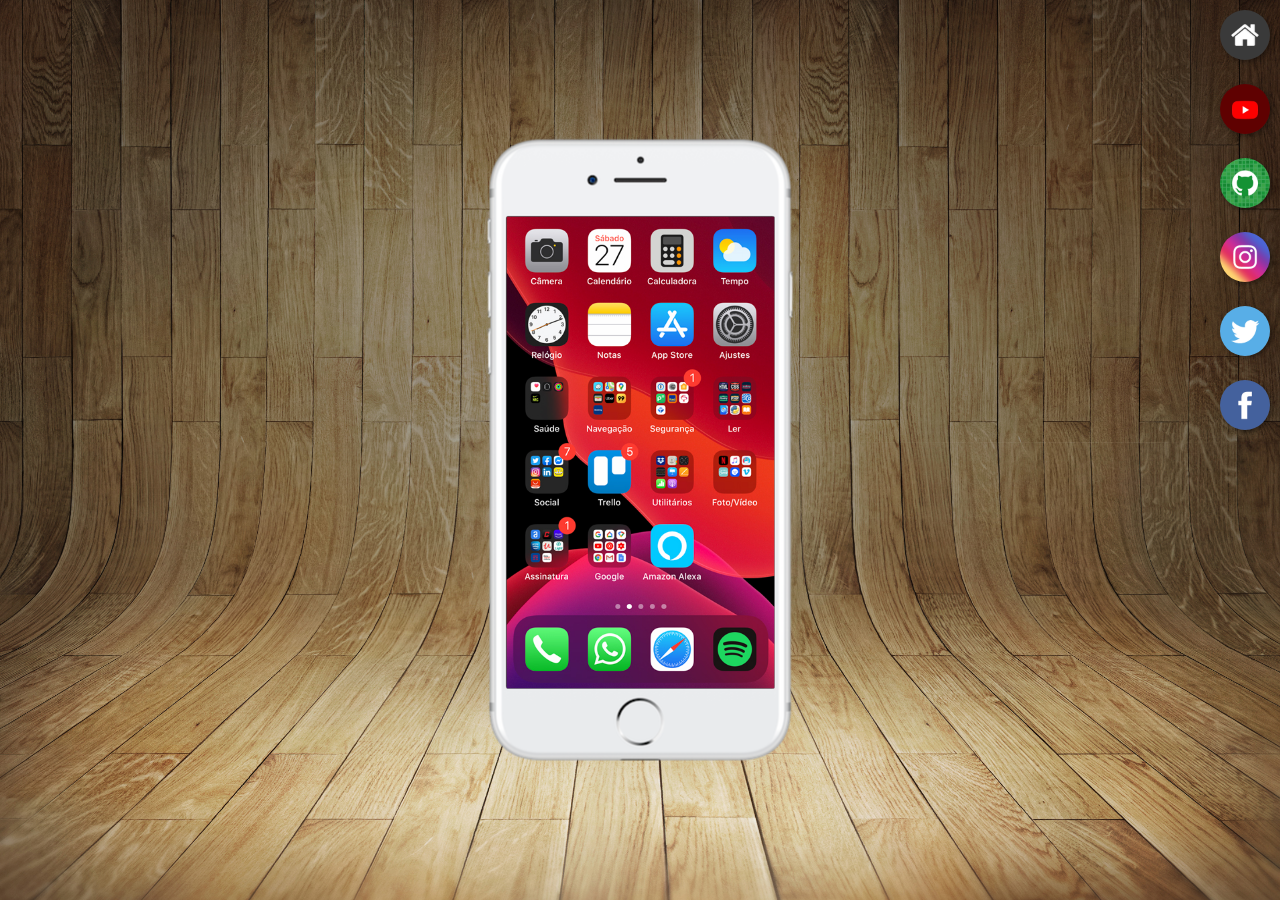
<file: index.html>
<!DOCTYPE html>
<html lang="pt-br">
<head>
    <meta charset="UTF-8">
    <meta http-equiv="X-UA-Compatible" content="IE=edge">
    <meta name="viewport" content="width=device-width, initial-scale=1.0">
    <title>Projeto Redes Sociais</title>
    <link rel="shortcut icon" href="imagens/favicon.ico" type="image/x-icon">
    <link rel="stylesheet" href="style/style.css">
</head>
<body>
    <main>
        <section id="phone">
            <iframe src="home.html" frameborder="0" name="tela" id="tela">
                Seu navegador não é compatível com isso.
            </iframe>
        </section>
        <section id="social">
            <a href="home.html" target="tela"><img src="imagens/logo-home.jpg" alt="Home"></a><br>
            <a href="youtube.html" target="tela"><img src="imagens/logo-youtube.jpg" alt="Youtube"></a><br>
            <a href="github.html" target="tela"><img src="imagens/logo-github.jpg" alt="GitHub"></a><br>
            <a href="instagram.html" target="tela"><img src="imagens/logo-instagram.jpg" alt="Instagram"></a><br>
            <a href="twitter.html" target="tela"><img src="imagens/logo-twitter.jpg" alt="Twitter"></a><br>
            <a href="facebook.html" target="tela"><img src="imagens/logo-facebook.jpg" alt="Facebook"></a><br>
        </section>
    </main>
</body>
</html>
</file>
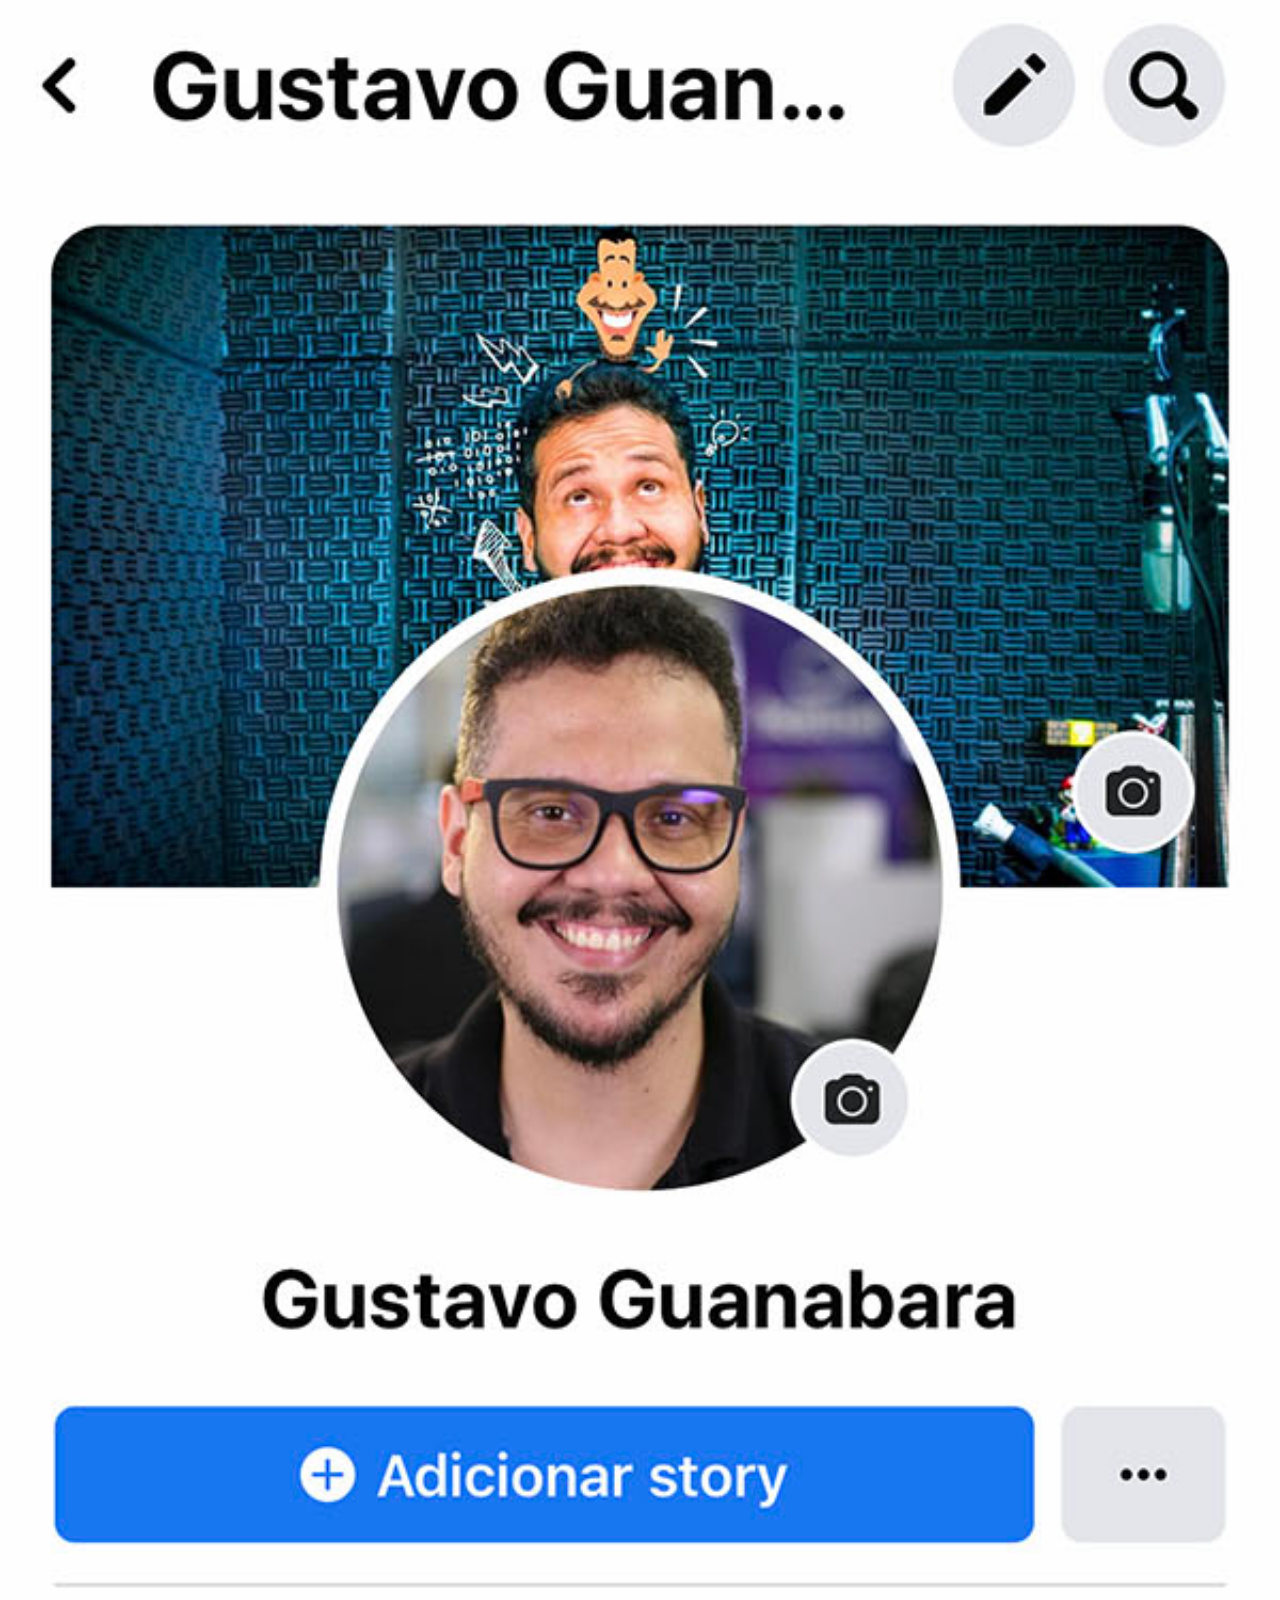
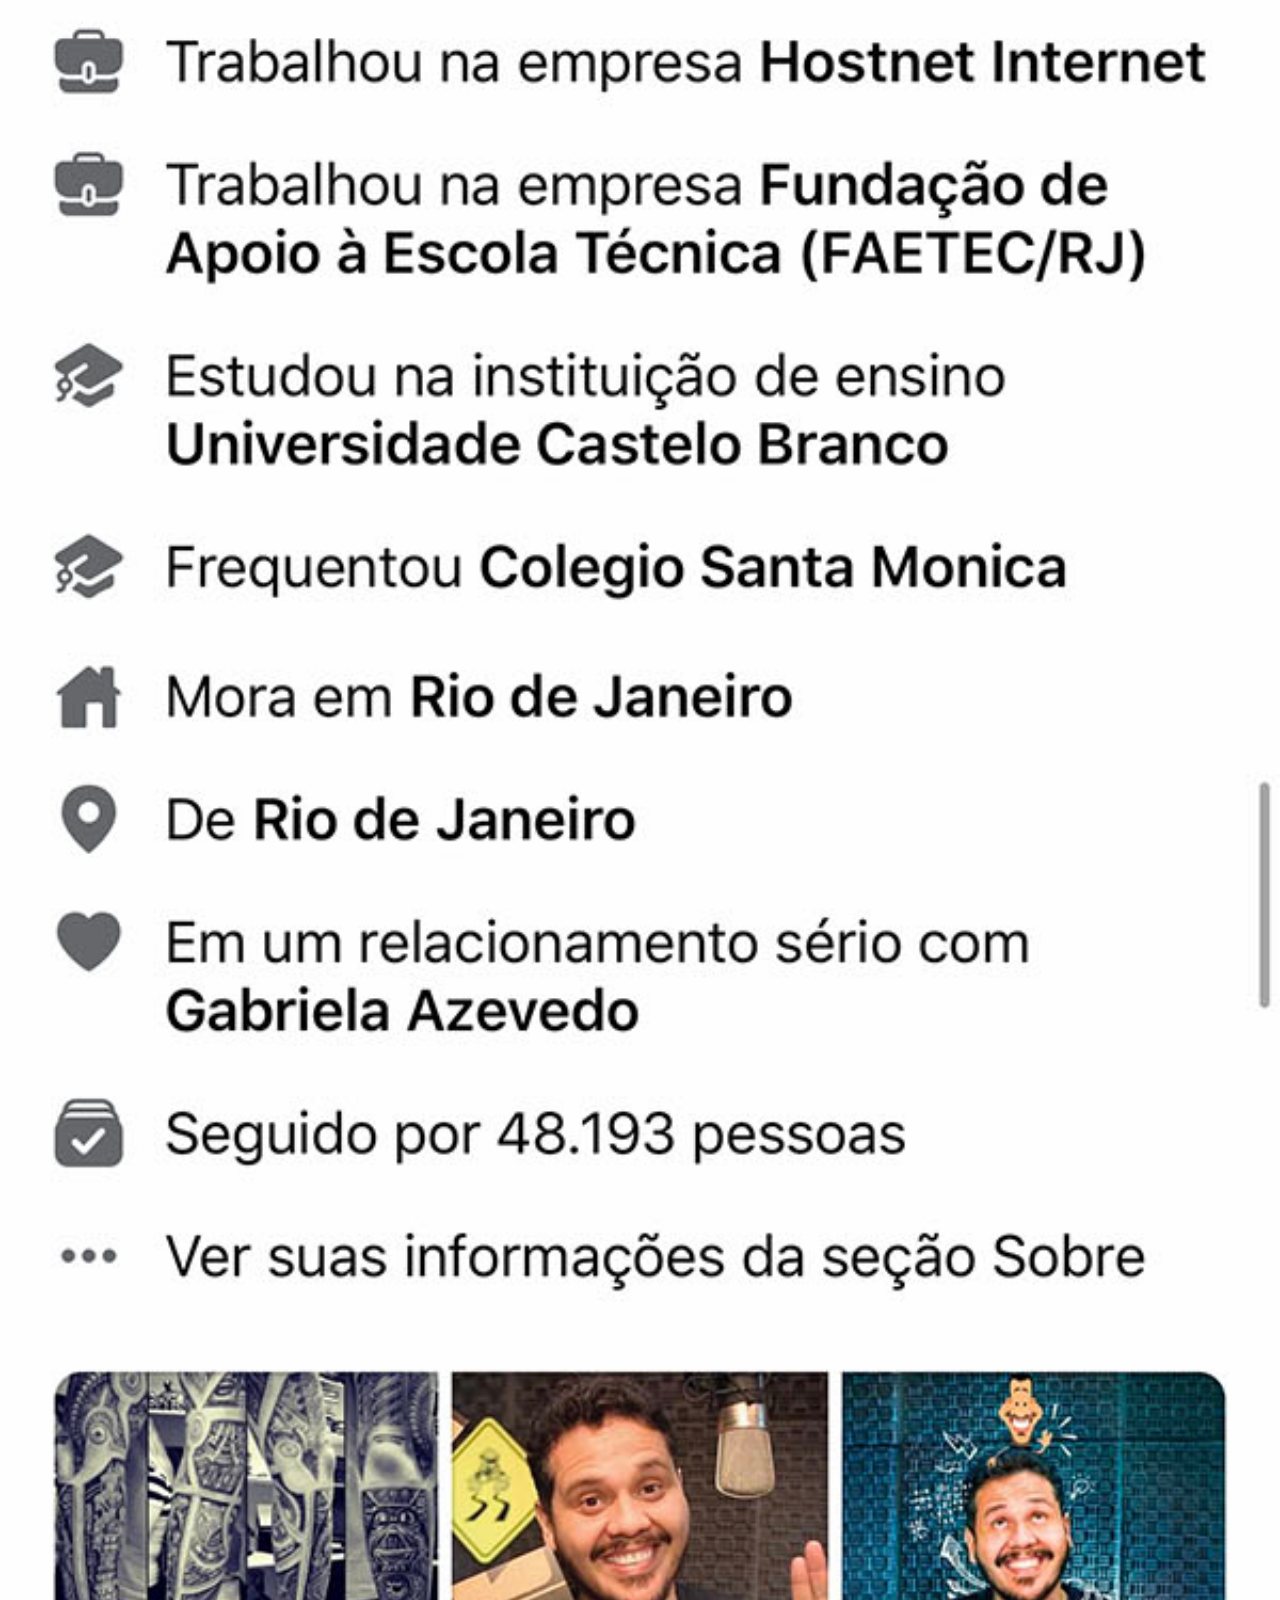
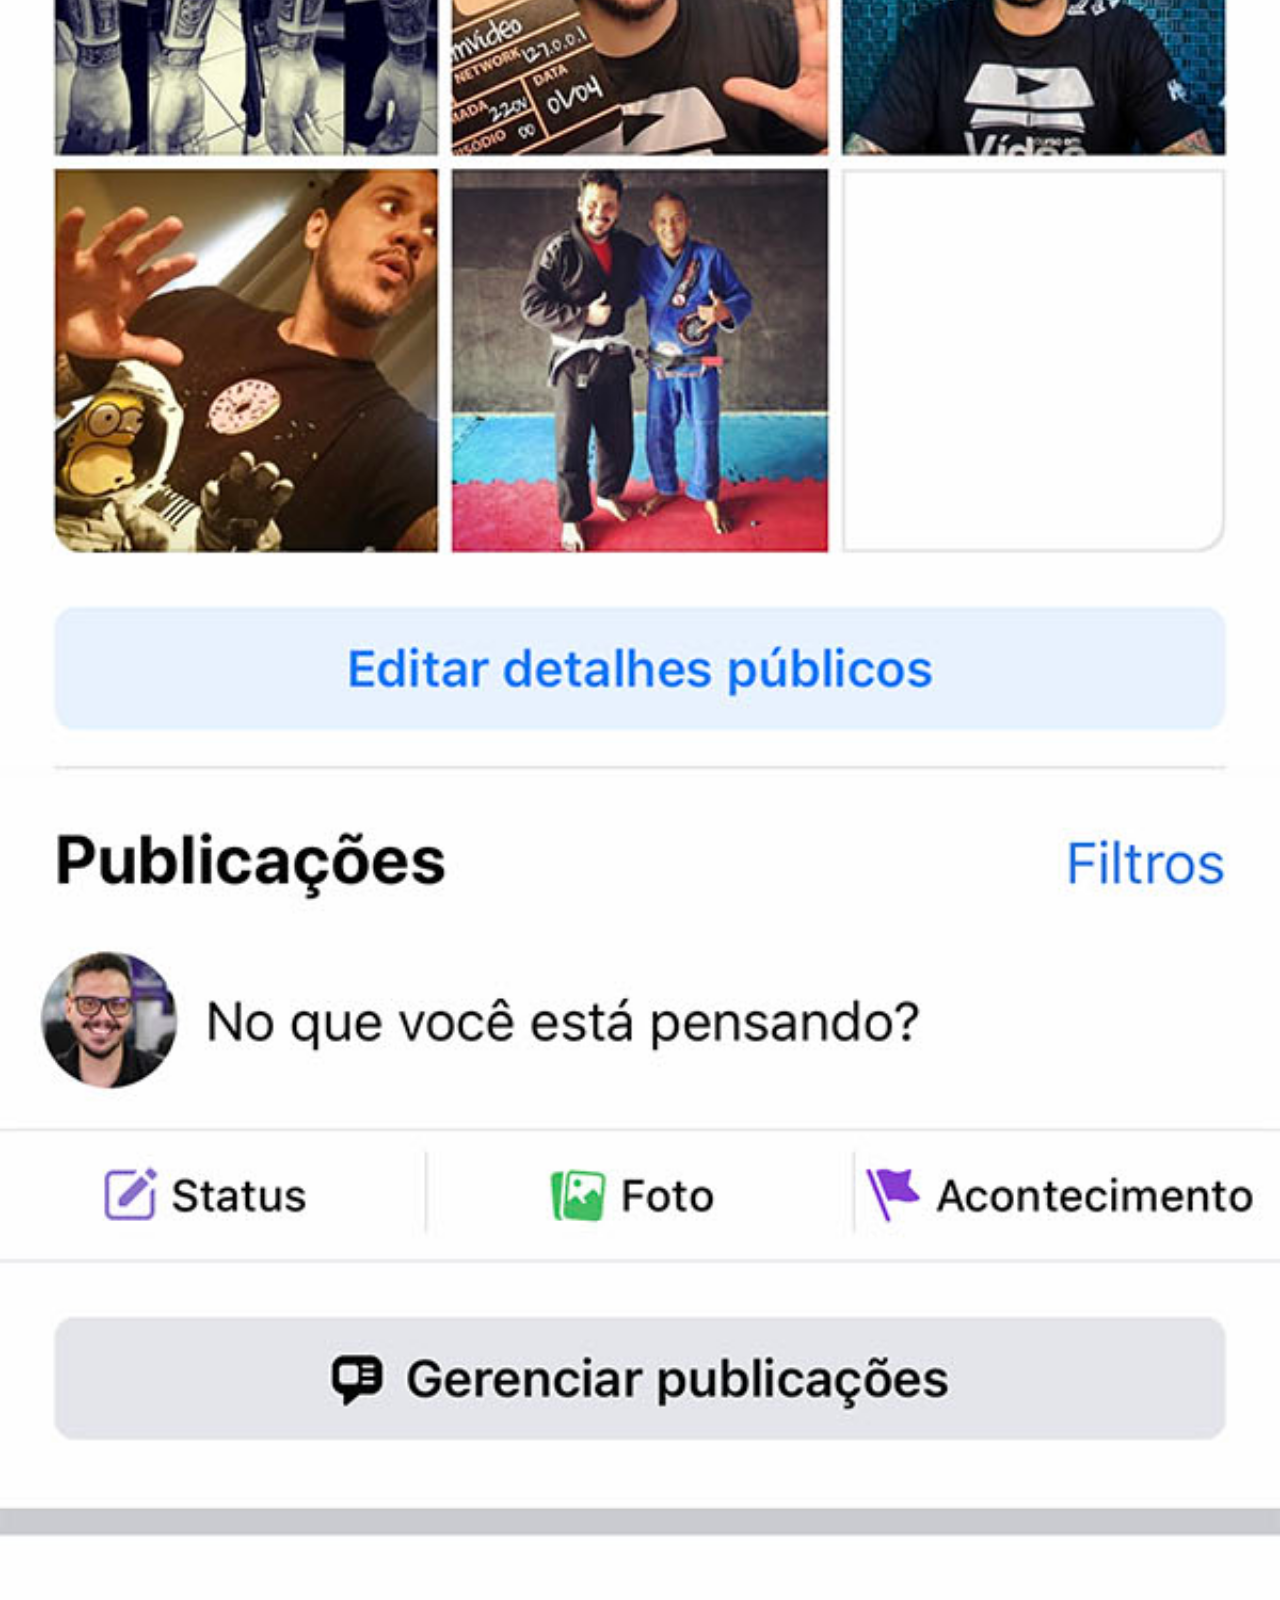
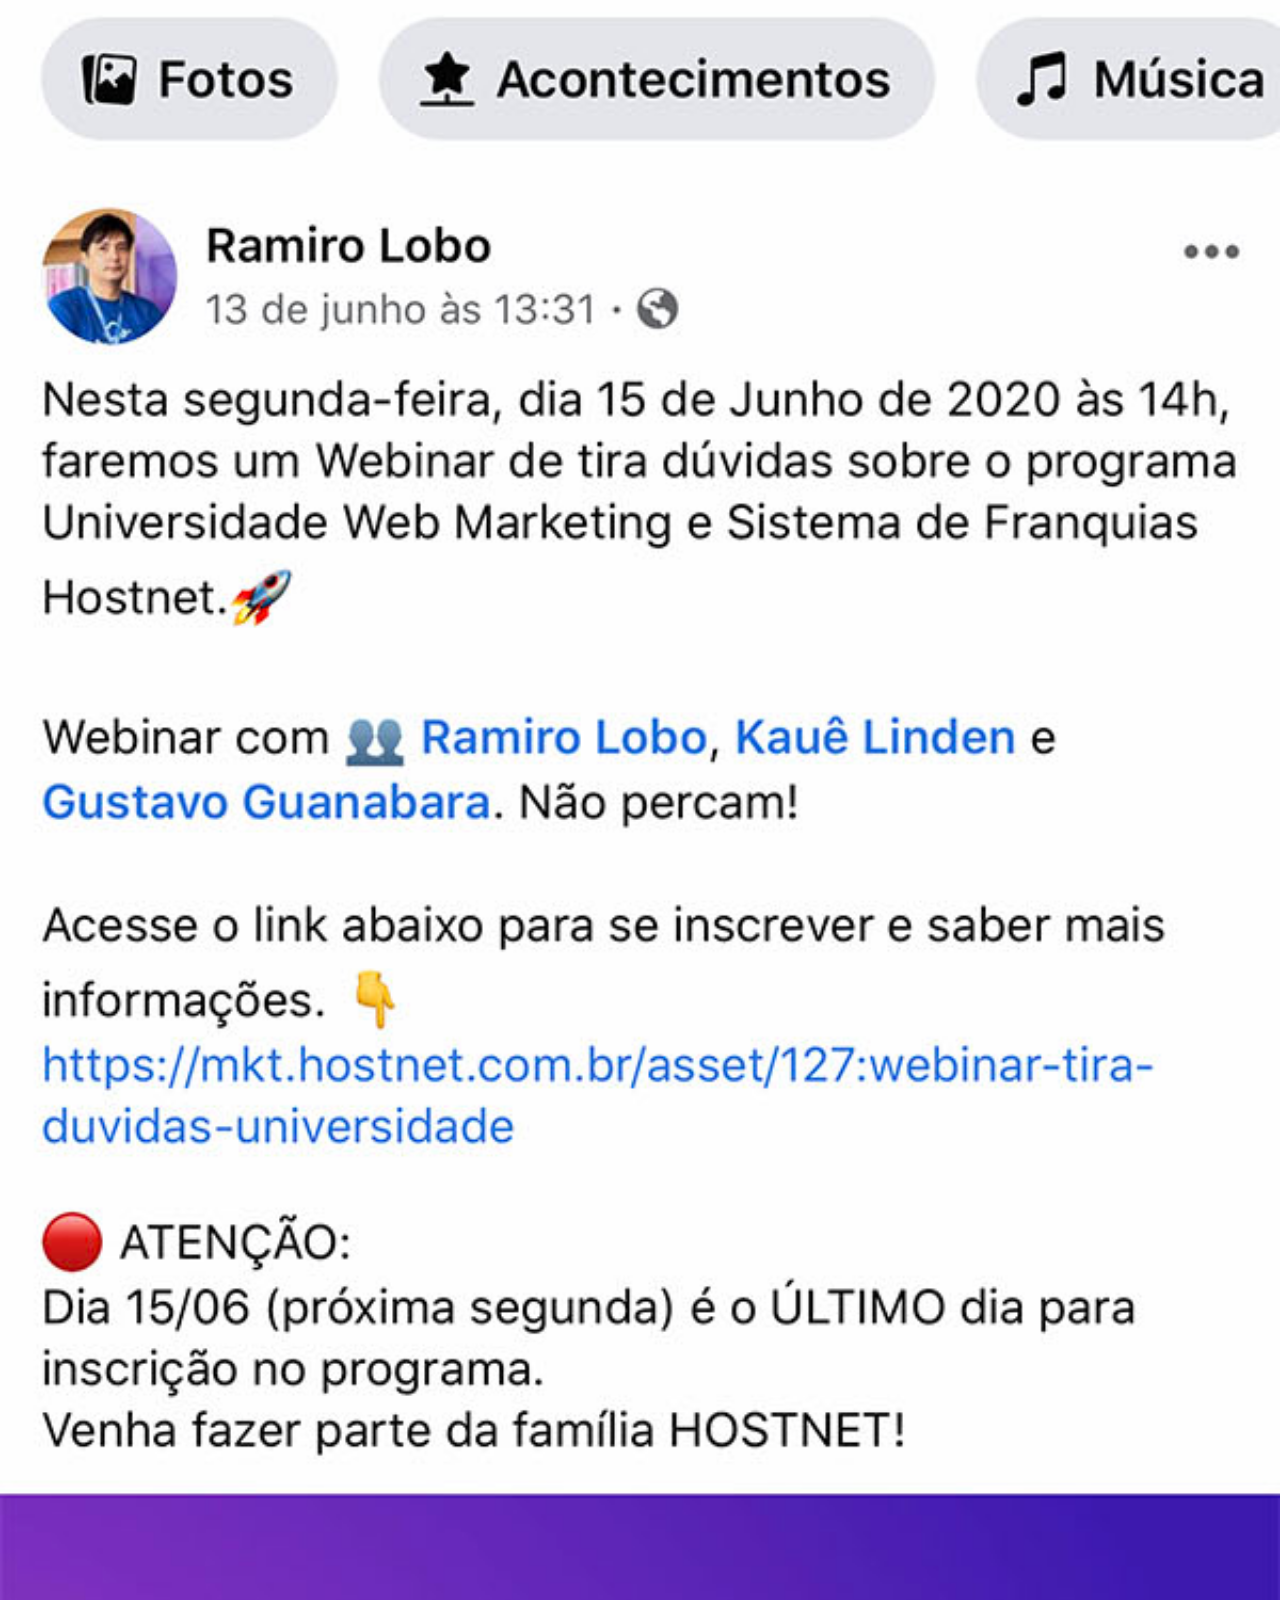
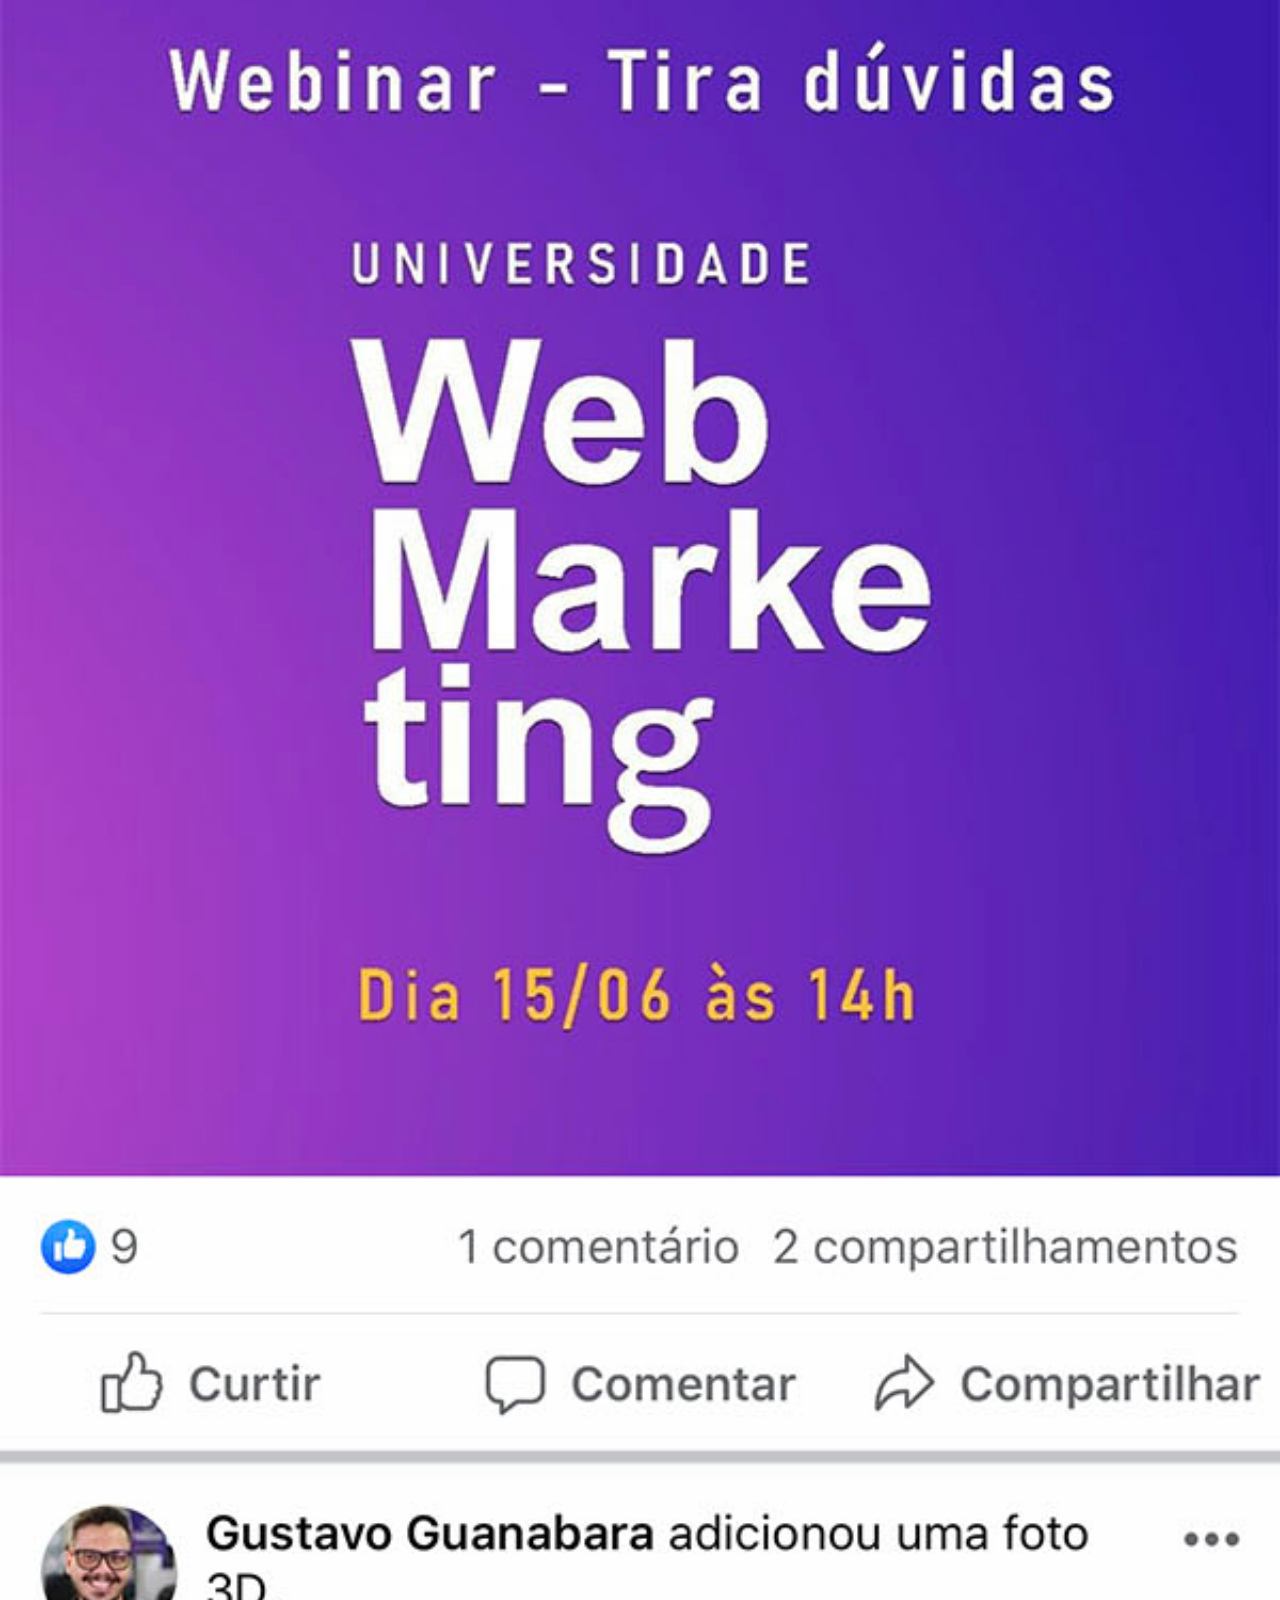
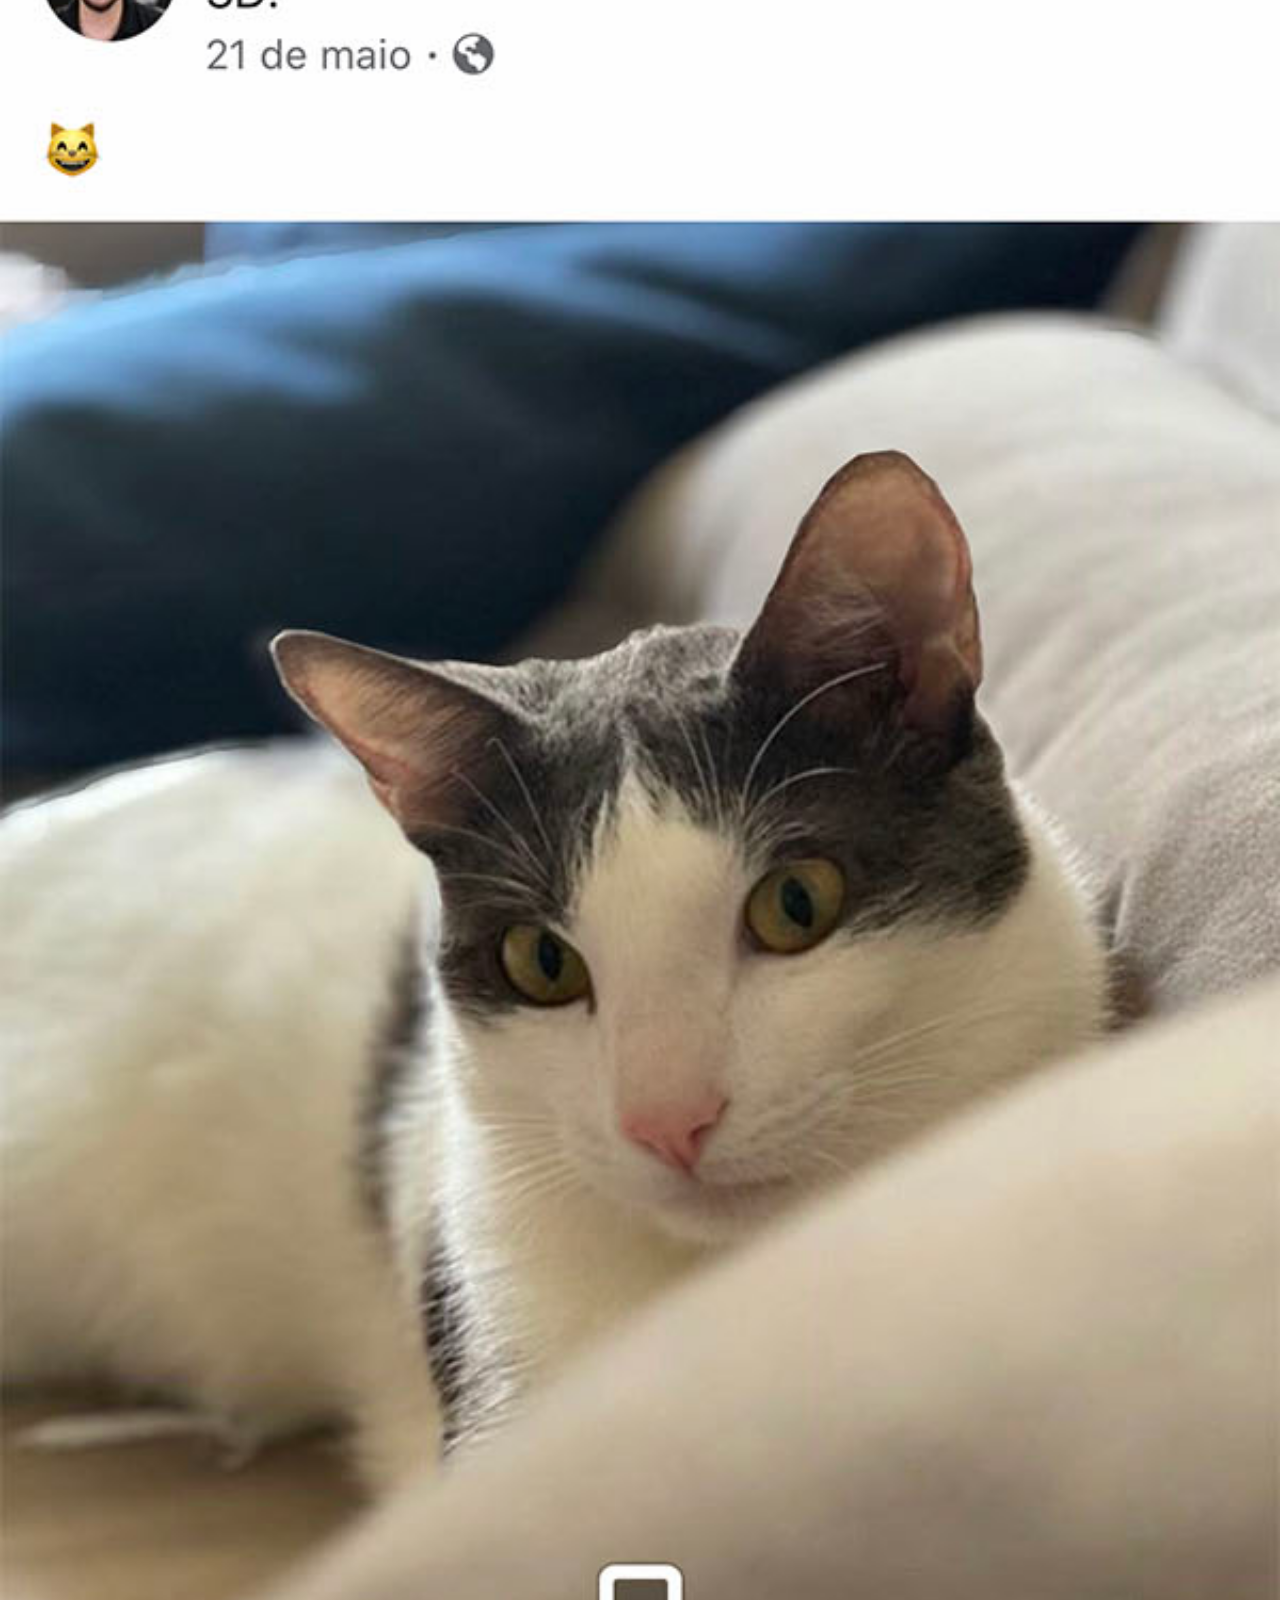
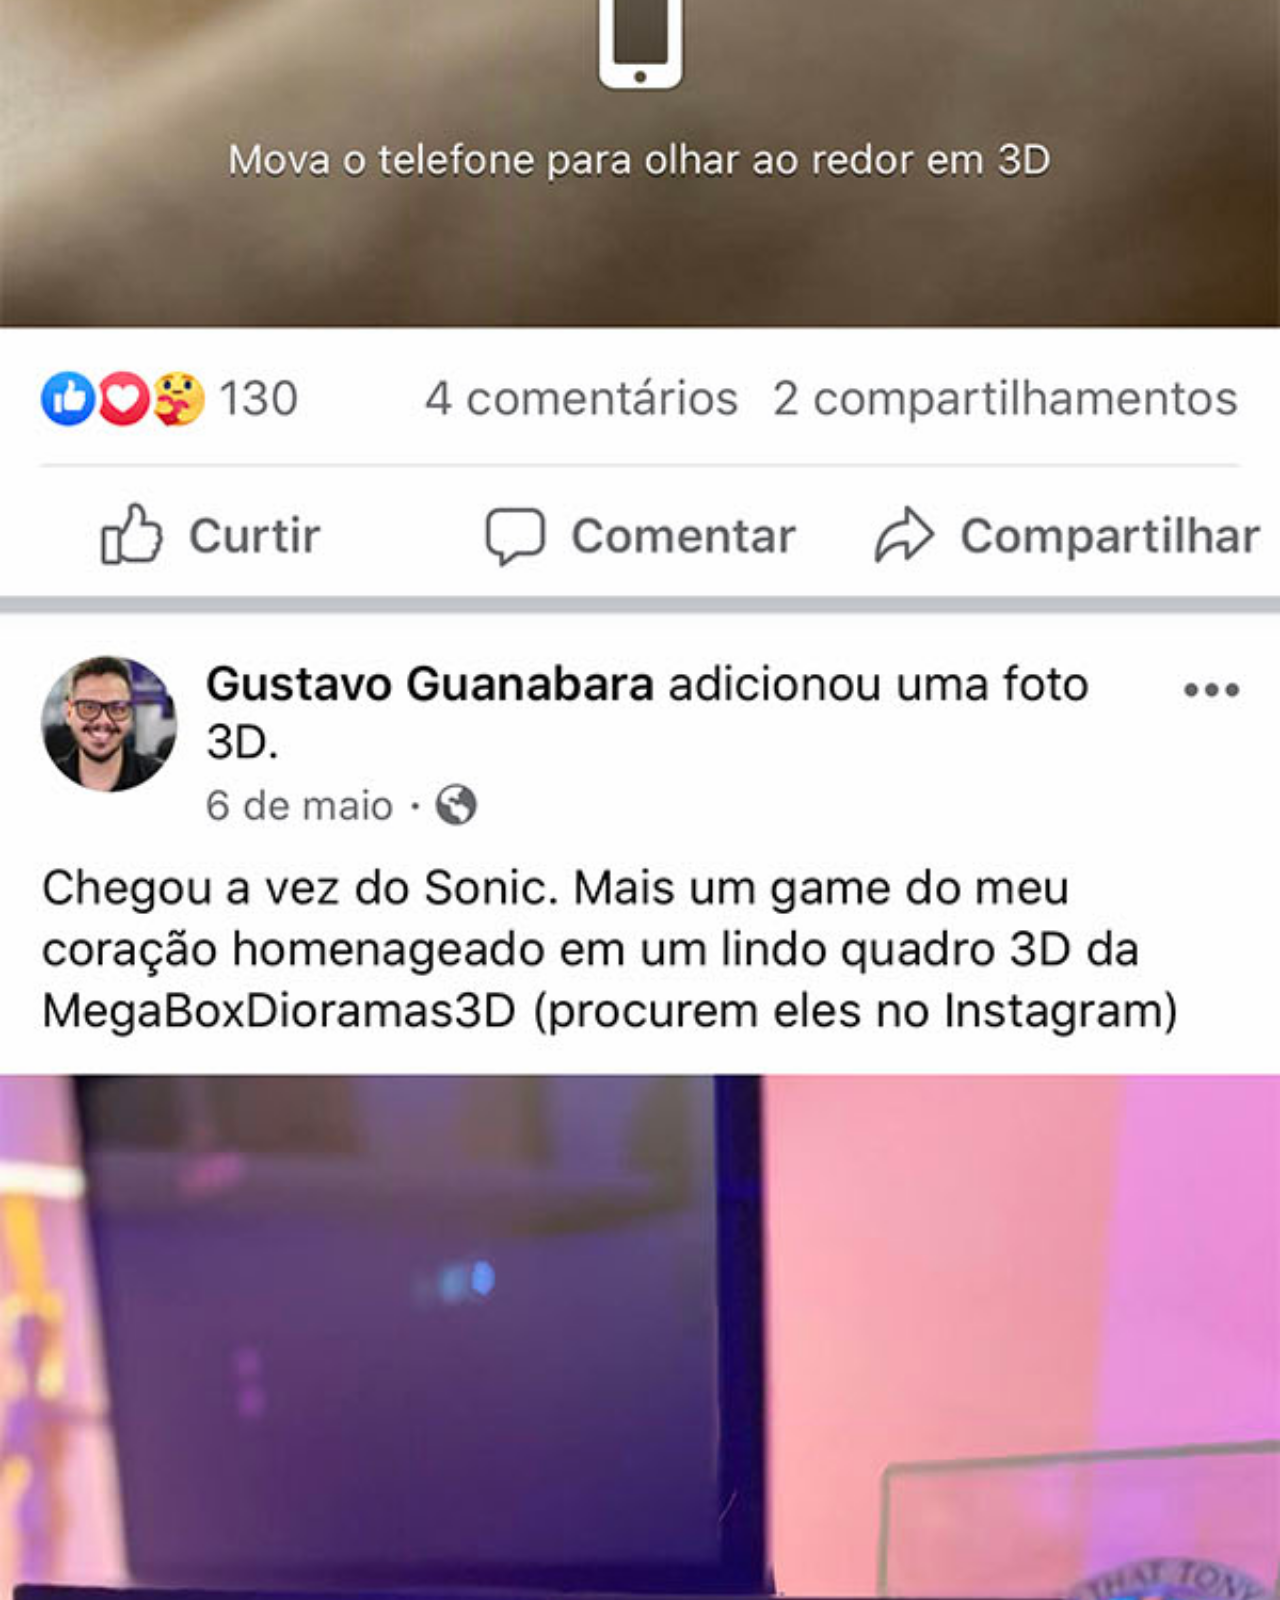
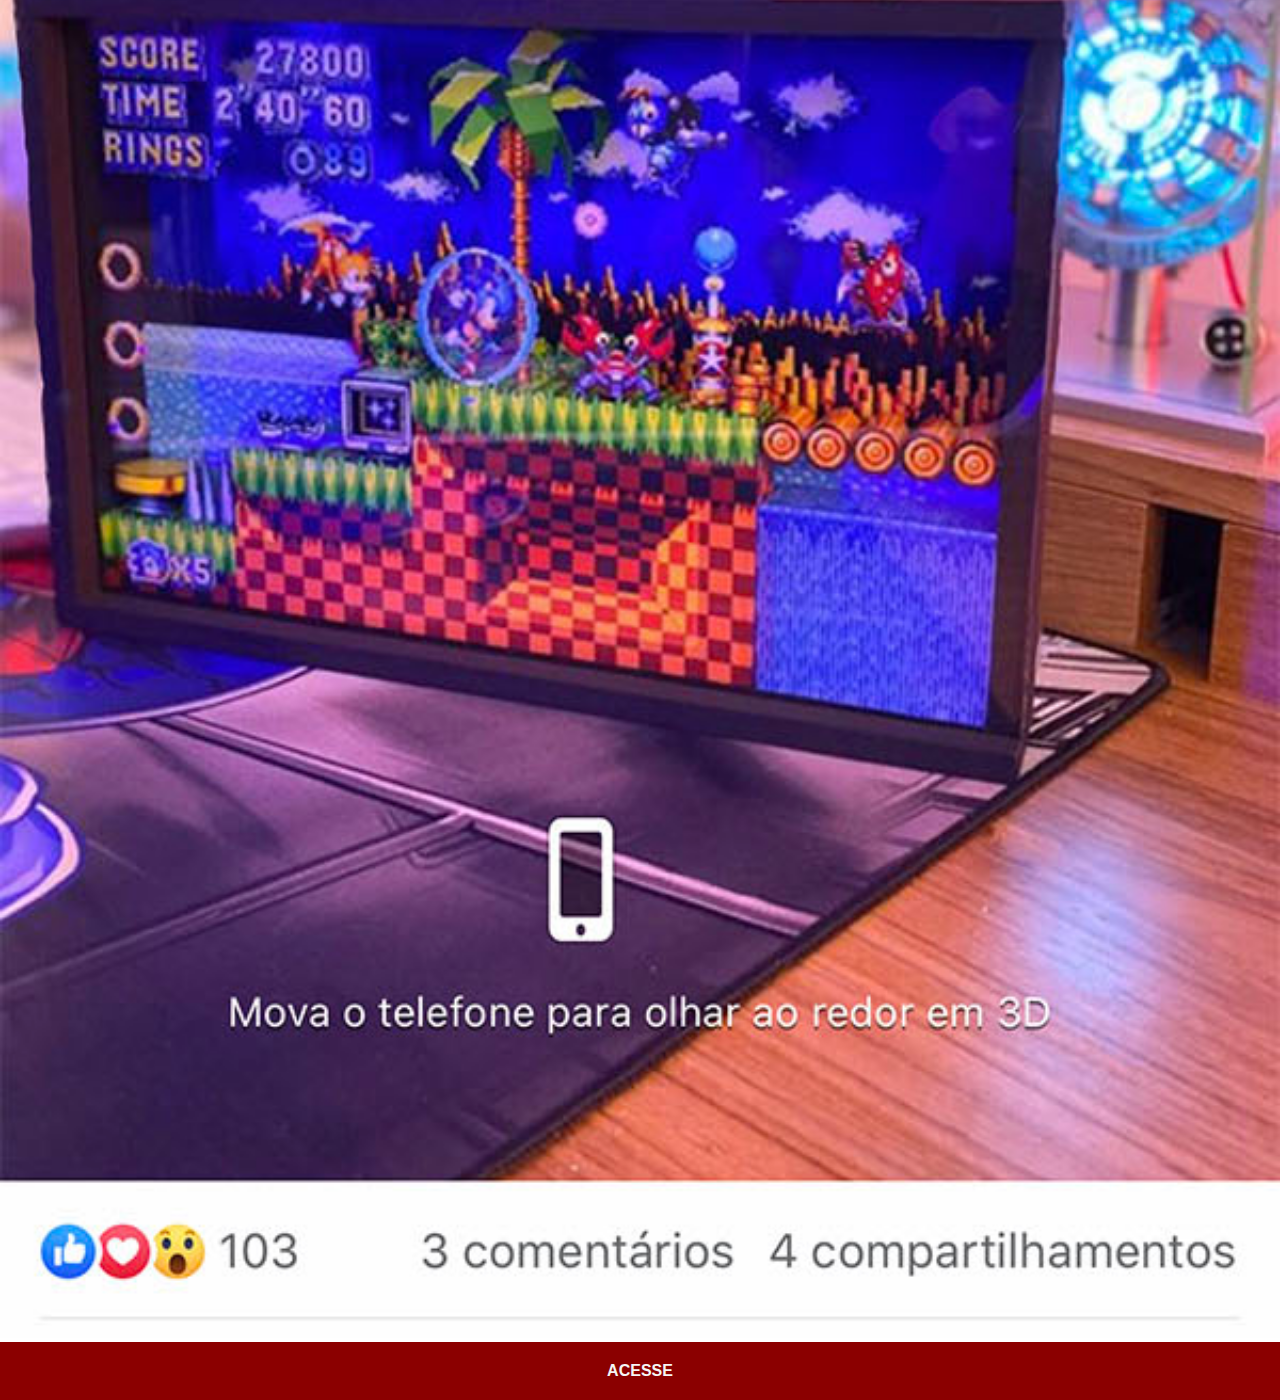
<file: facebook.html>
<!DOCTYPE html>
<html lang="pt-br">
<head>
    <meta charset="UTF-8">
    <meta http-equiv="X-UA-Compatible" content="IE=edge">
    <meta name="viewport" content="width=device-width, initial-scale=1.0">
    <title>Facebook</title>
    <link rel="stylesheet" href="style/social.css">
</head>
<body>
    <img src="imagens/tela-facebook.jpg" alt="Youtube">
    <a href="https://www.facebook.com/gustavoguanabara/" target="_blank">ACESSE</a>
</body>
</html>
</file>
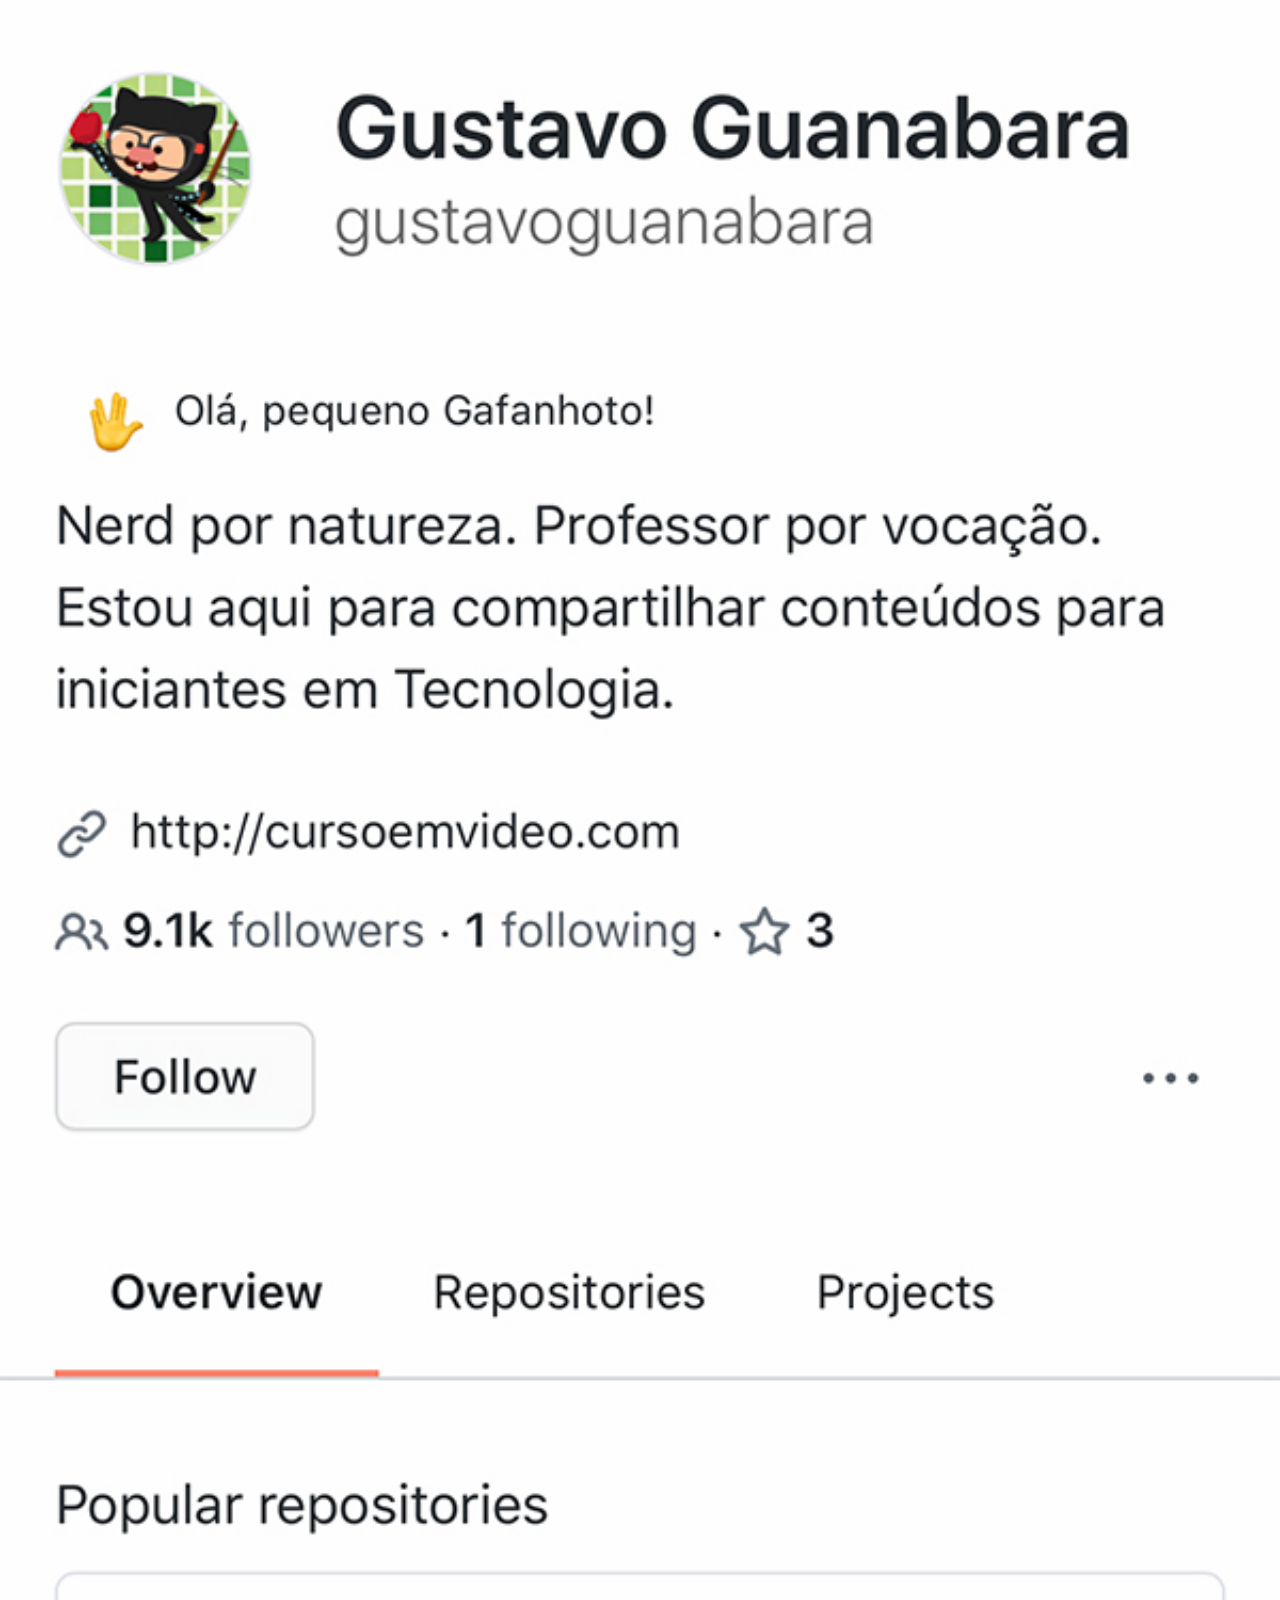
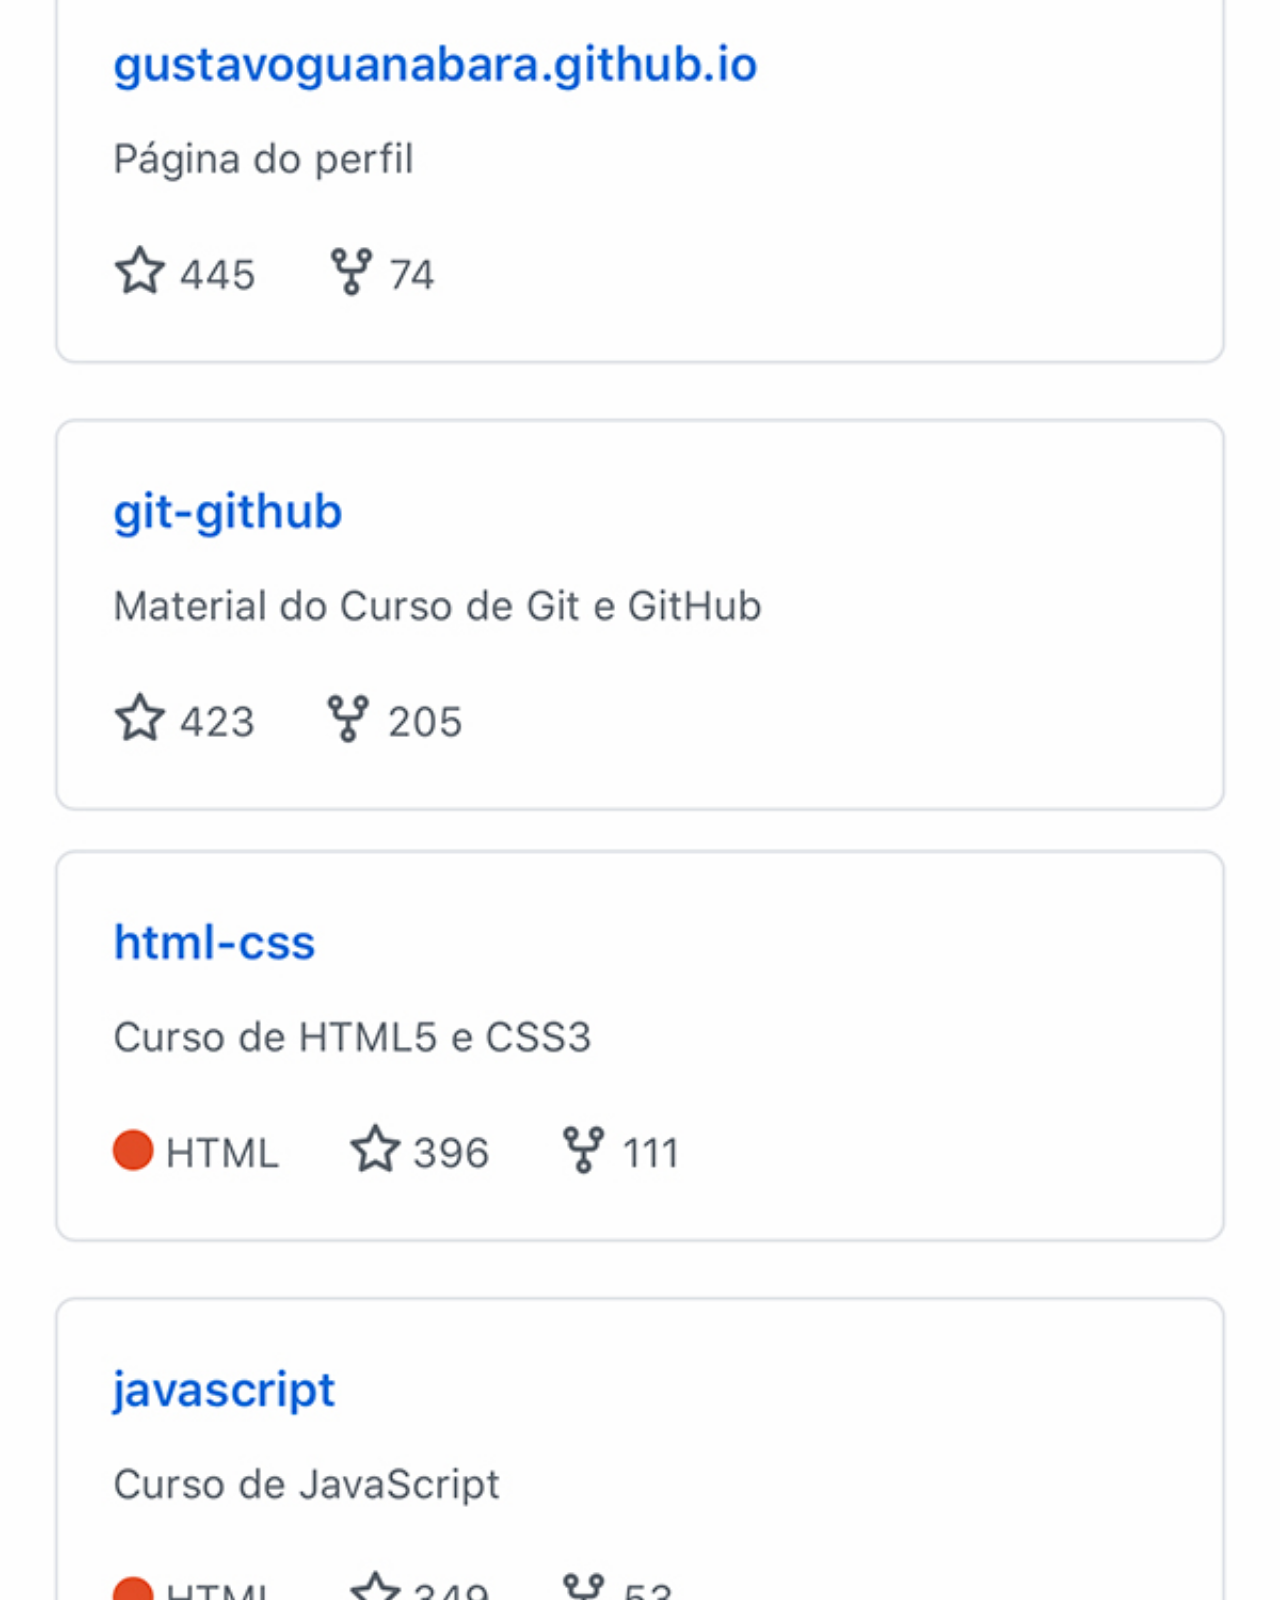
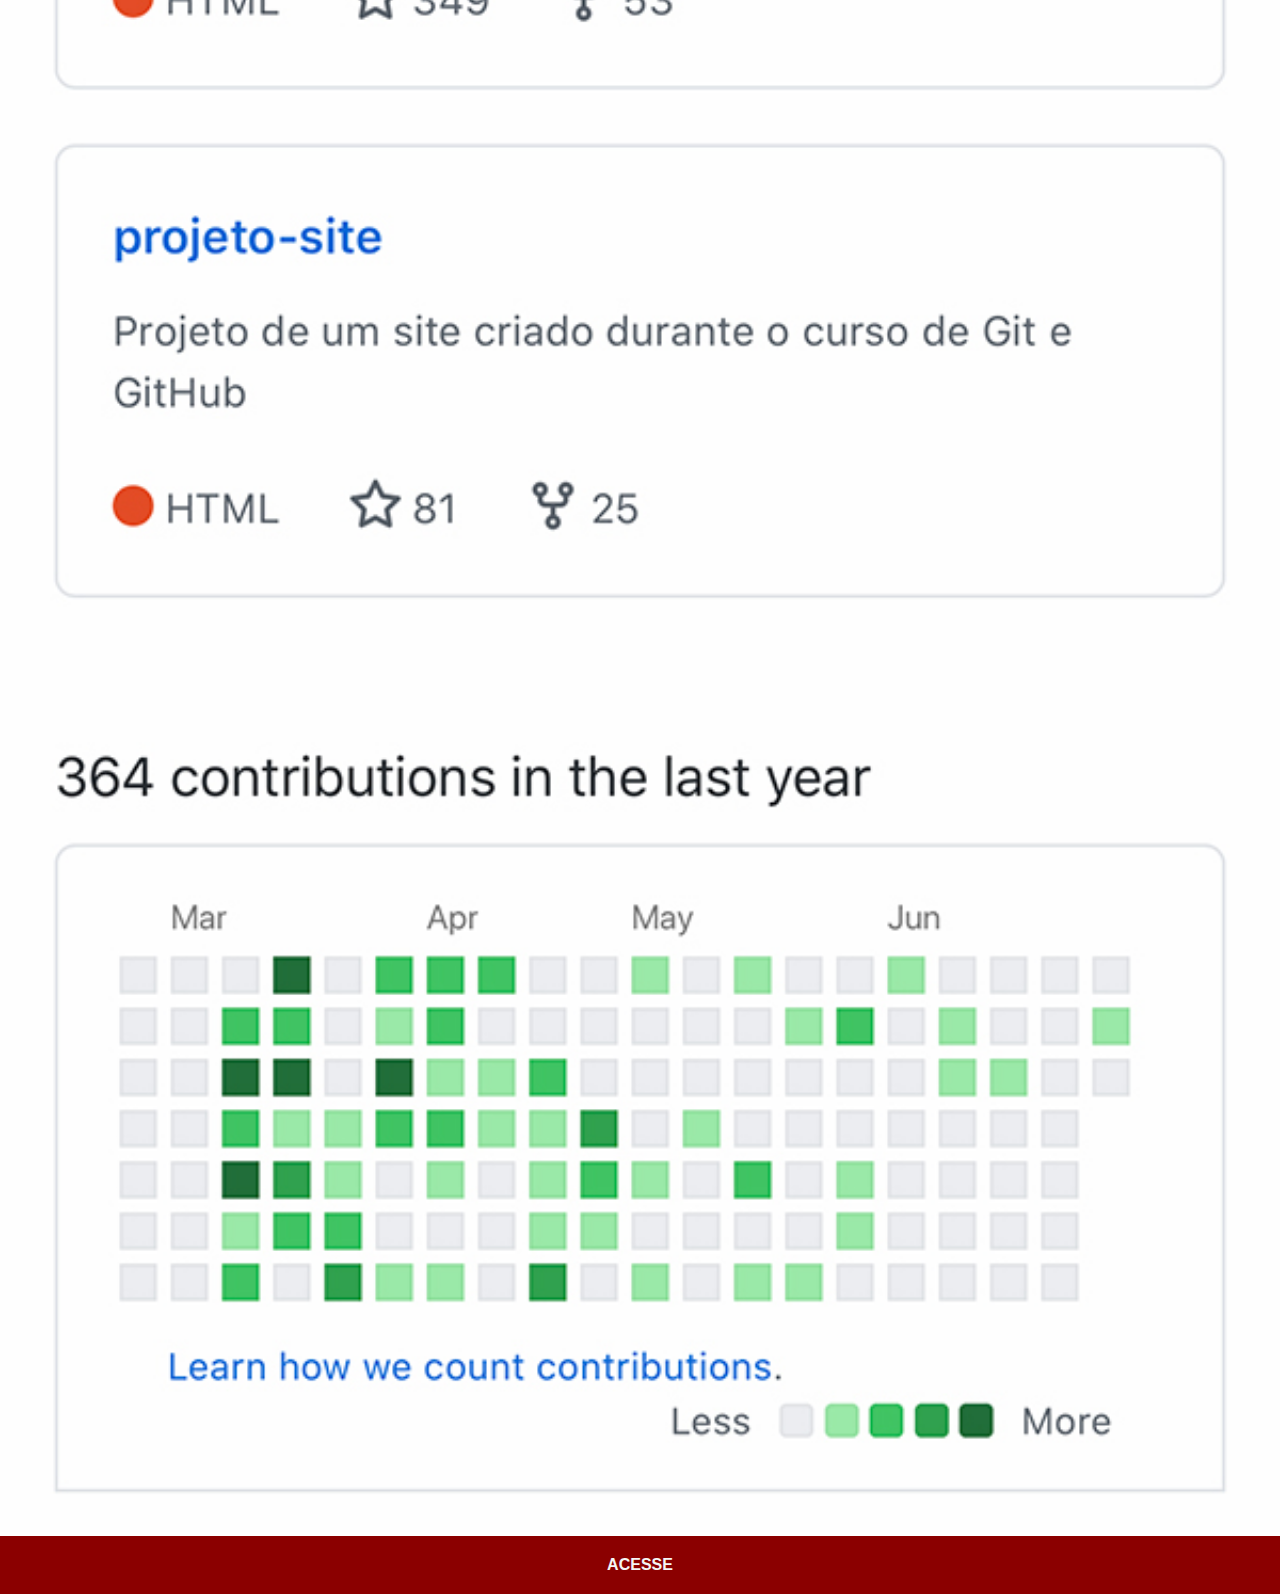
<file: github.html>
<!DOCTYPE html>
<html lang="pt-br">
<head>
    <meta charset="UTF-8">
    <meta http-equiv="X-UA-Compatible" content="IE=edge">
    <meta name="viewport" content="width=device-width, initial-scale=1.0">
    <title>GitHub</title>
    <link rel="stylesheet" href="style/social.css">
</head>
<body>
    <img src="imagens/tela-github.jpg" alt="Youtube">
    <a href="https://github.com/gustavoguanabara" target="_blank">ACESSE</a>
</body>
</html>
</file>
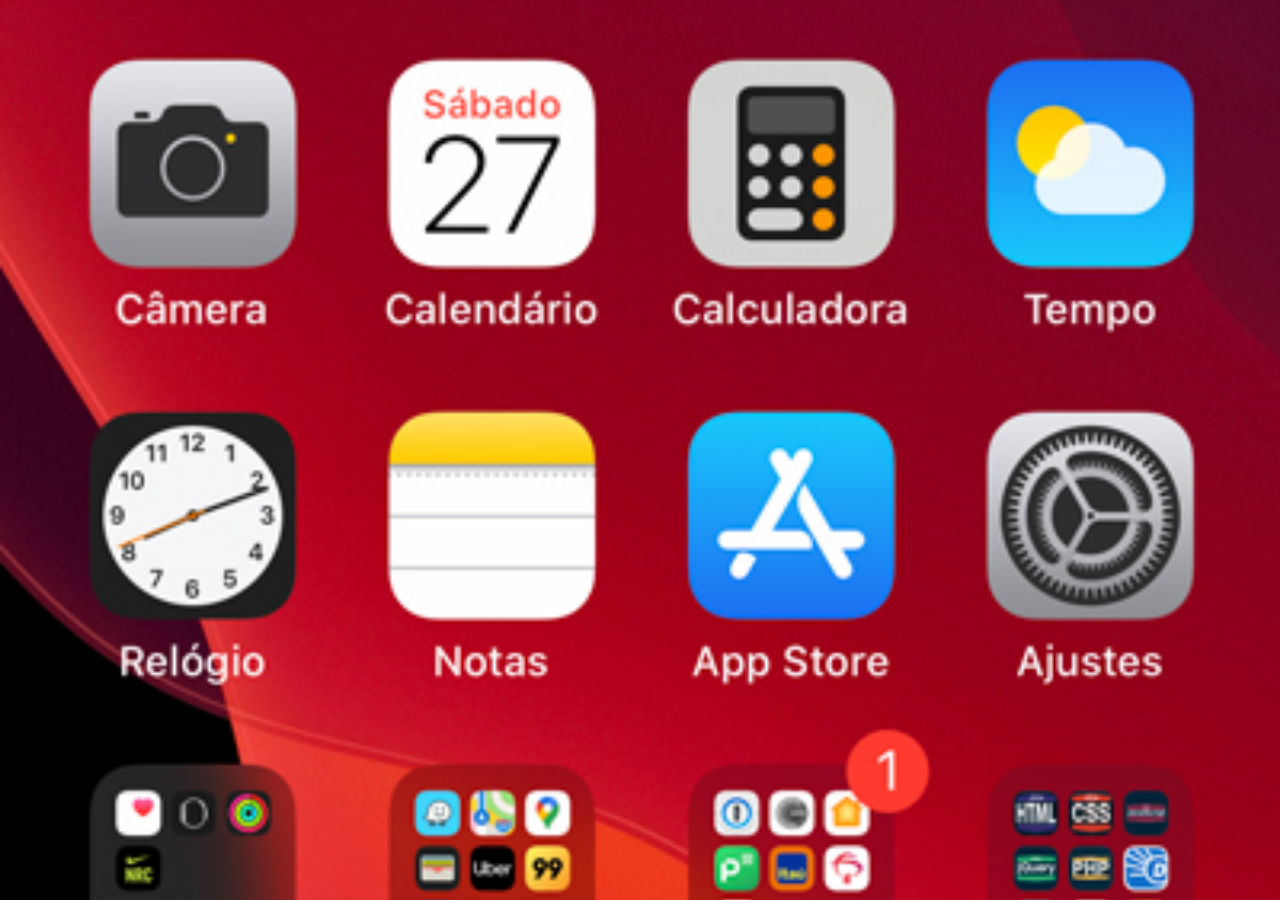
<file: home.html>
<!DOCTYPE html>
<html lang="pt-BR">
<head>
    <meta charset="UTF-8">
    <meta http-equiv="X-UA-Compatible" content="IE=edge">
    <meta name="viewport" content="width=device-width, initial-scale=1.0">
    <title>Home</title>
    <link rel="shortcut icon" href="imagens/favicon.ico" type="image/x-icon">
    <style>
        * {
            margin: 0px;
            padding: 0px;
        }

        body {
            height: 100vh;
            width: 100wh;
            background: black url(imagens/tela-home.jpg) no-repeat top center;
            background-size: cover;
        }
    </style>
</head>
<body>
    
</body>
</html>
</file>
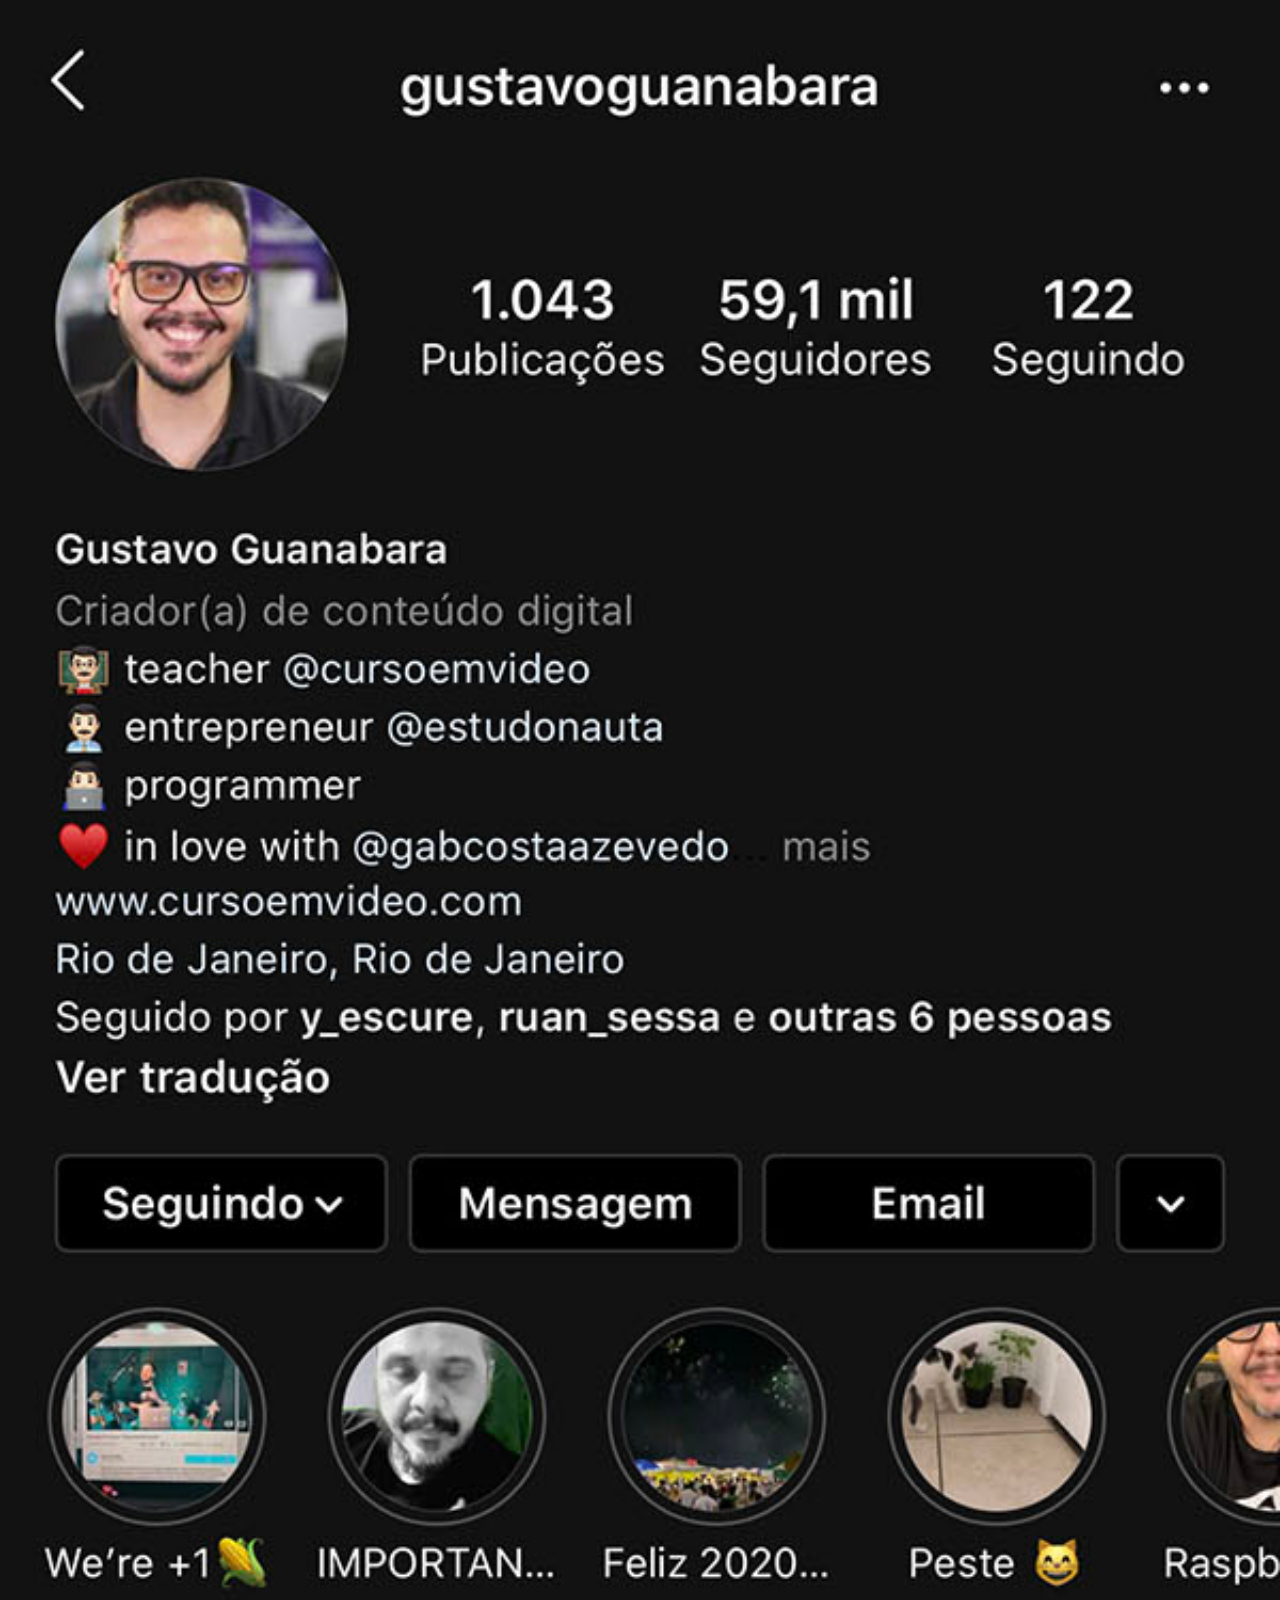
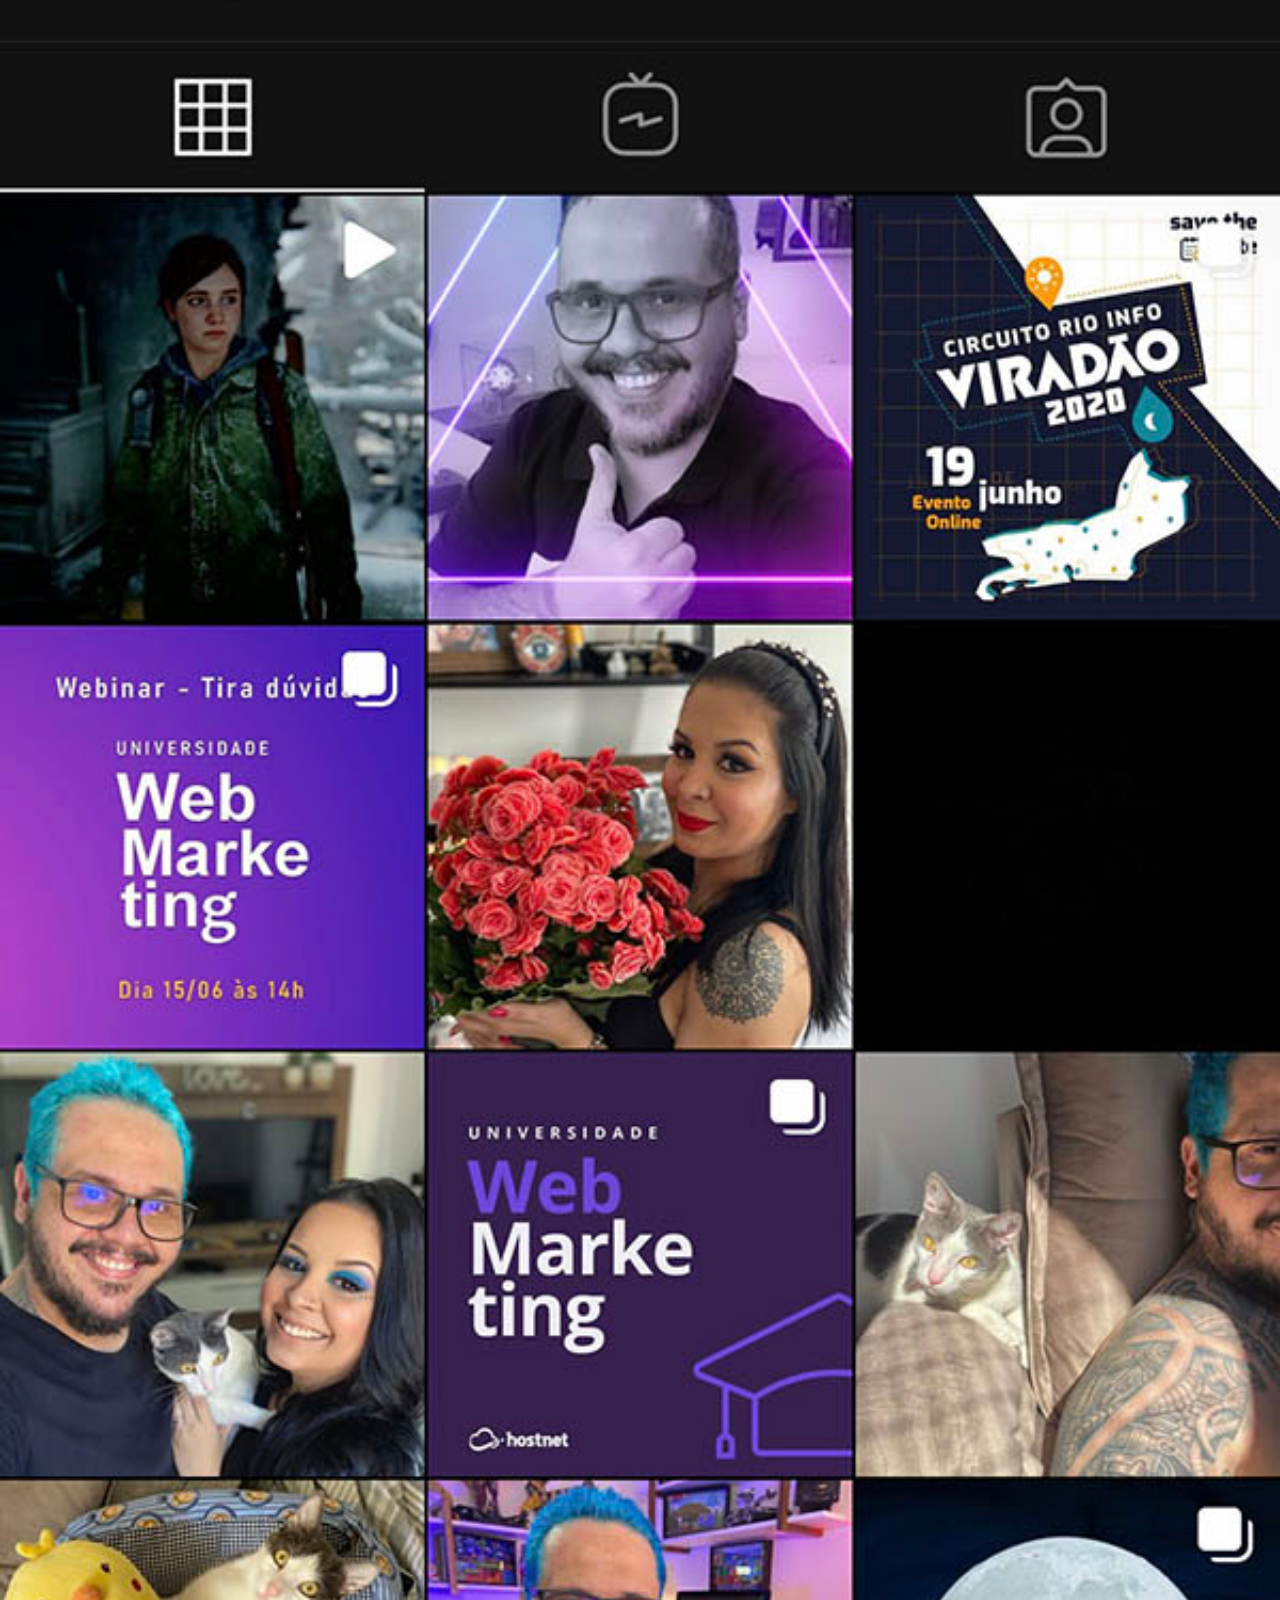
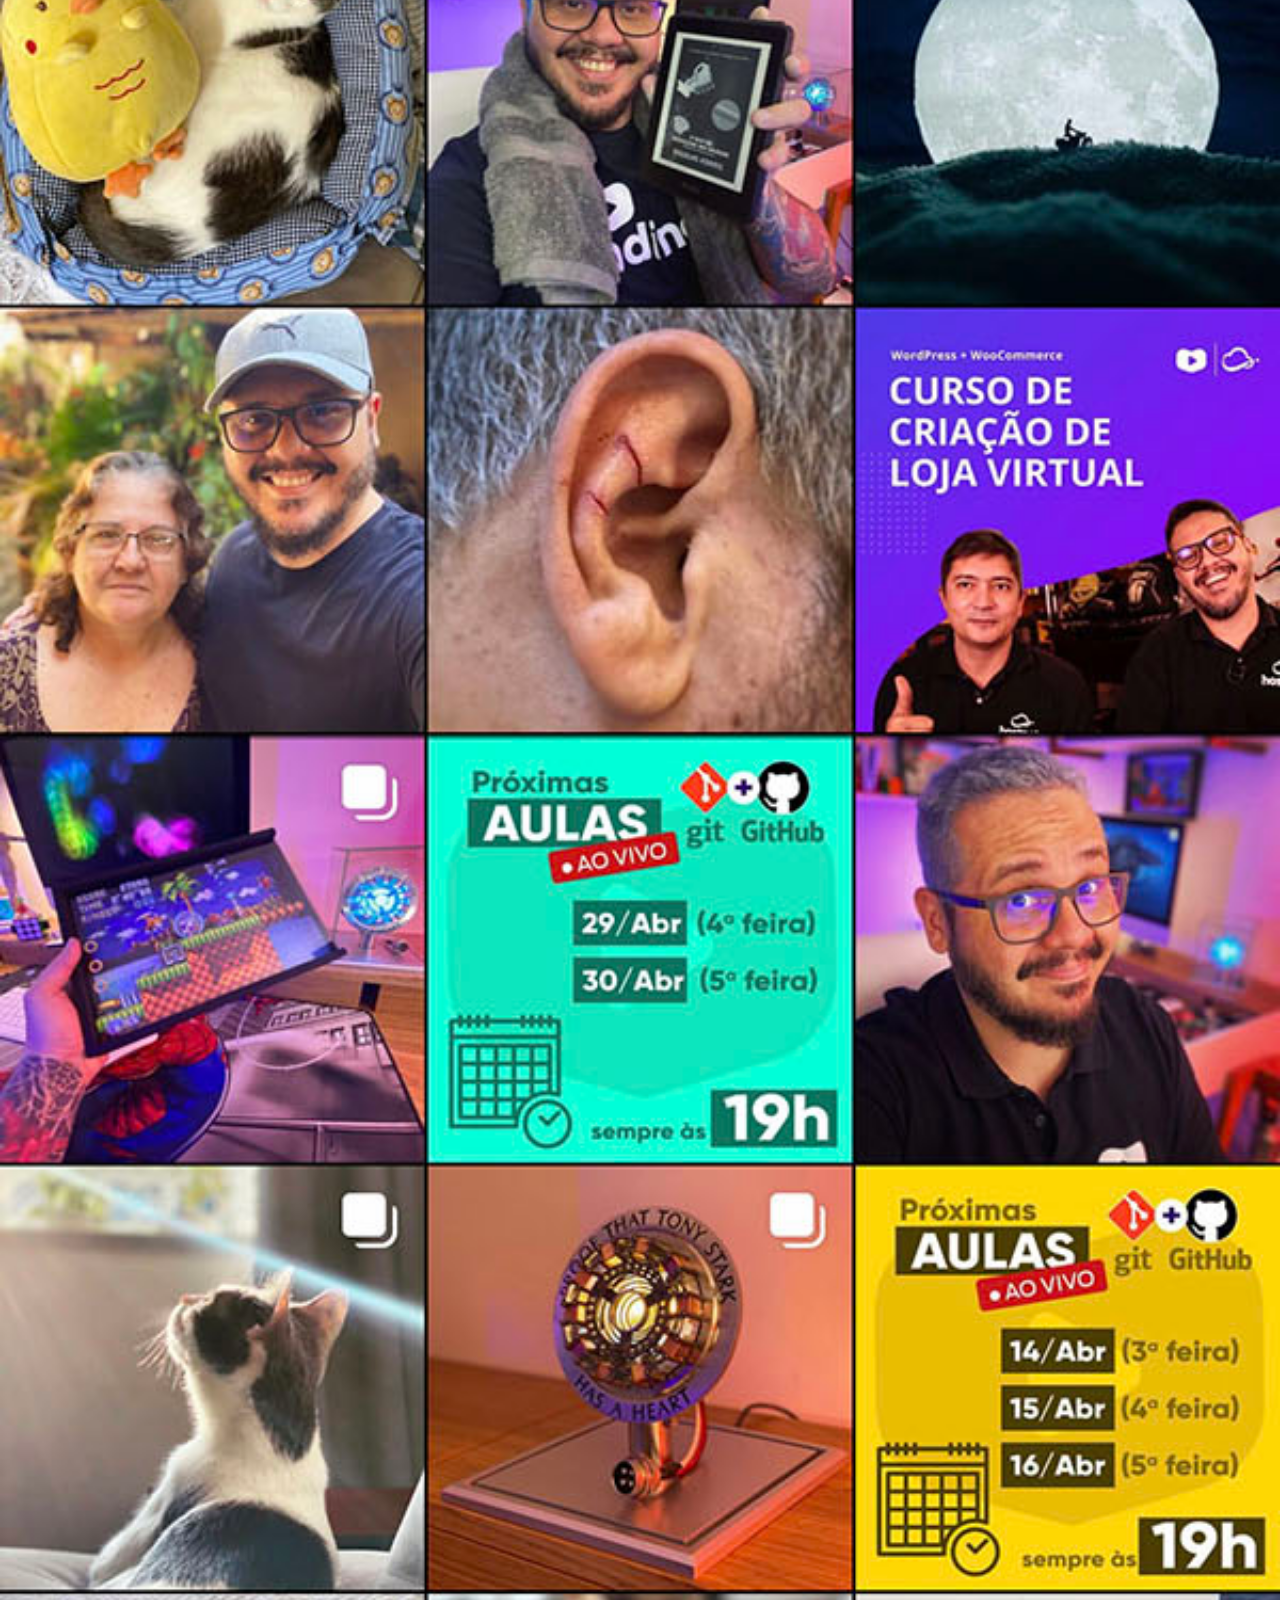
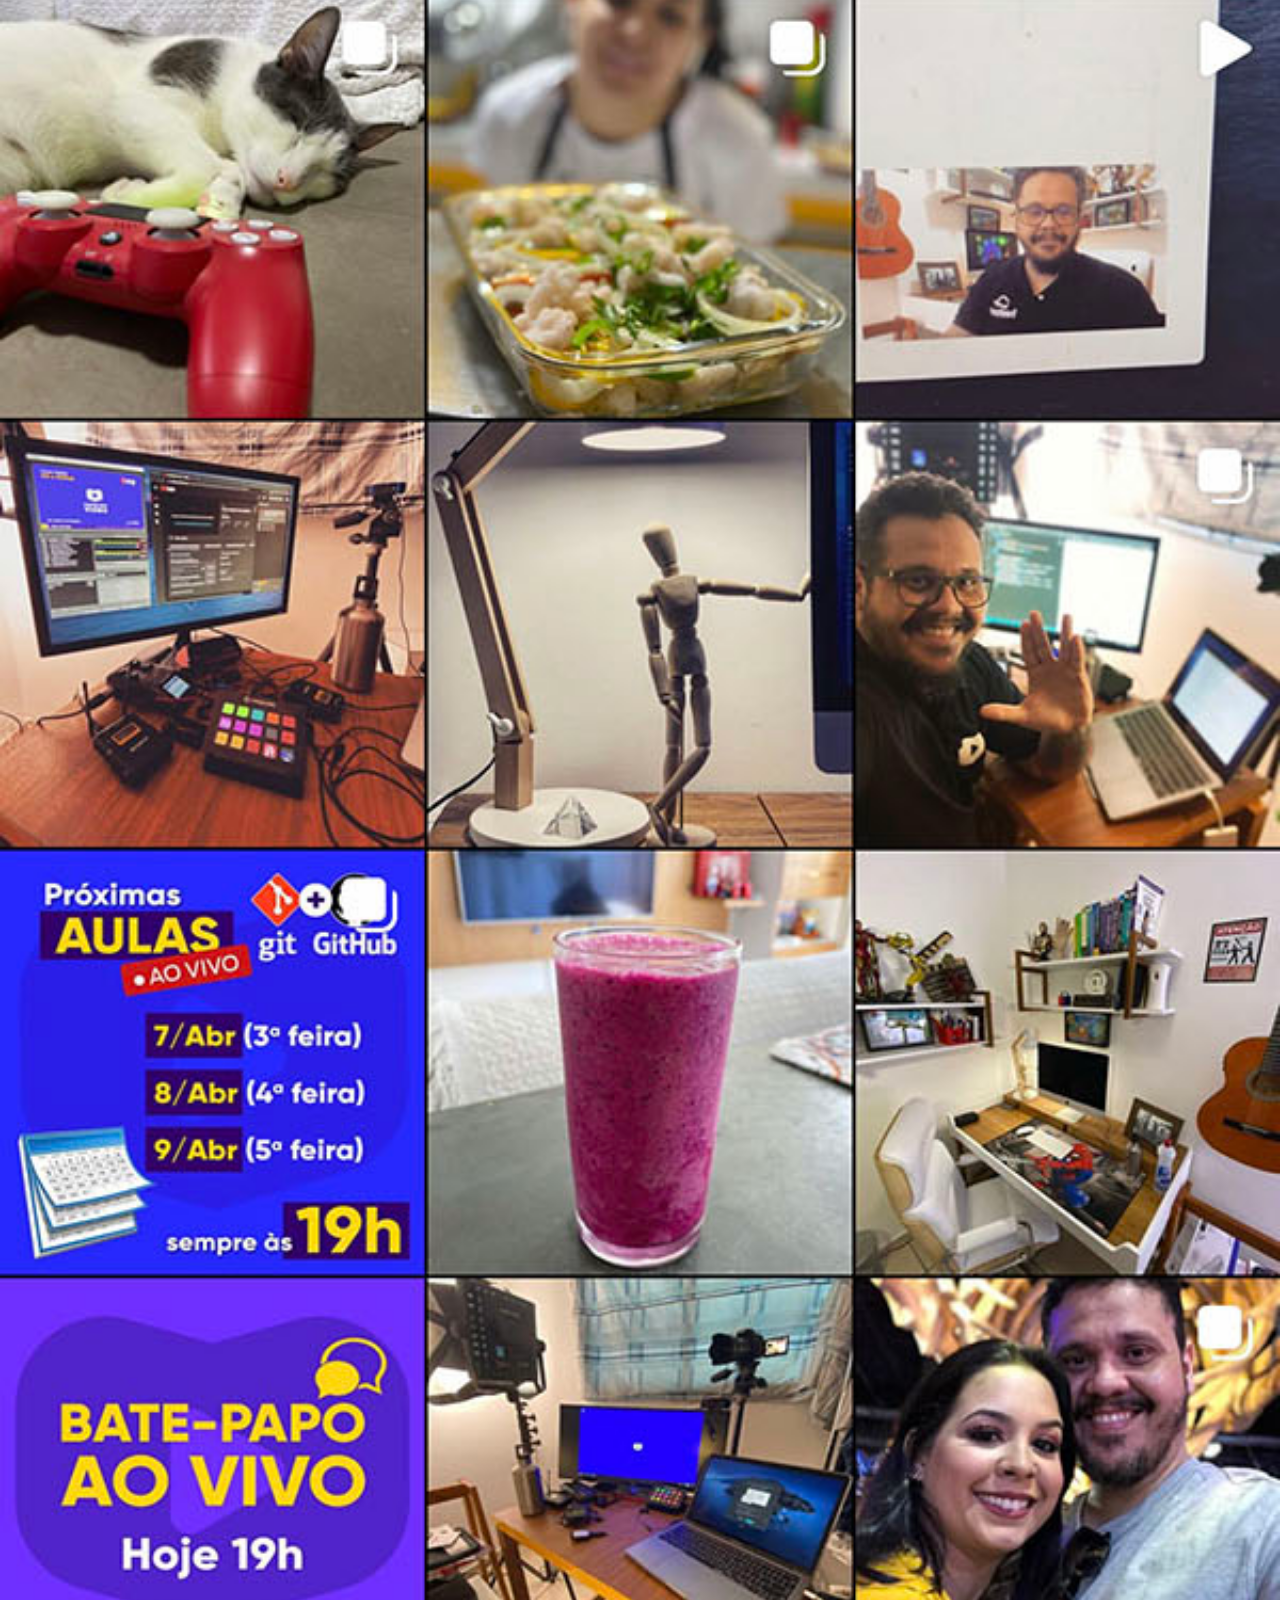
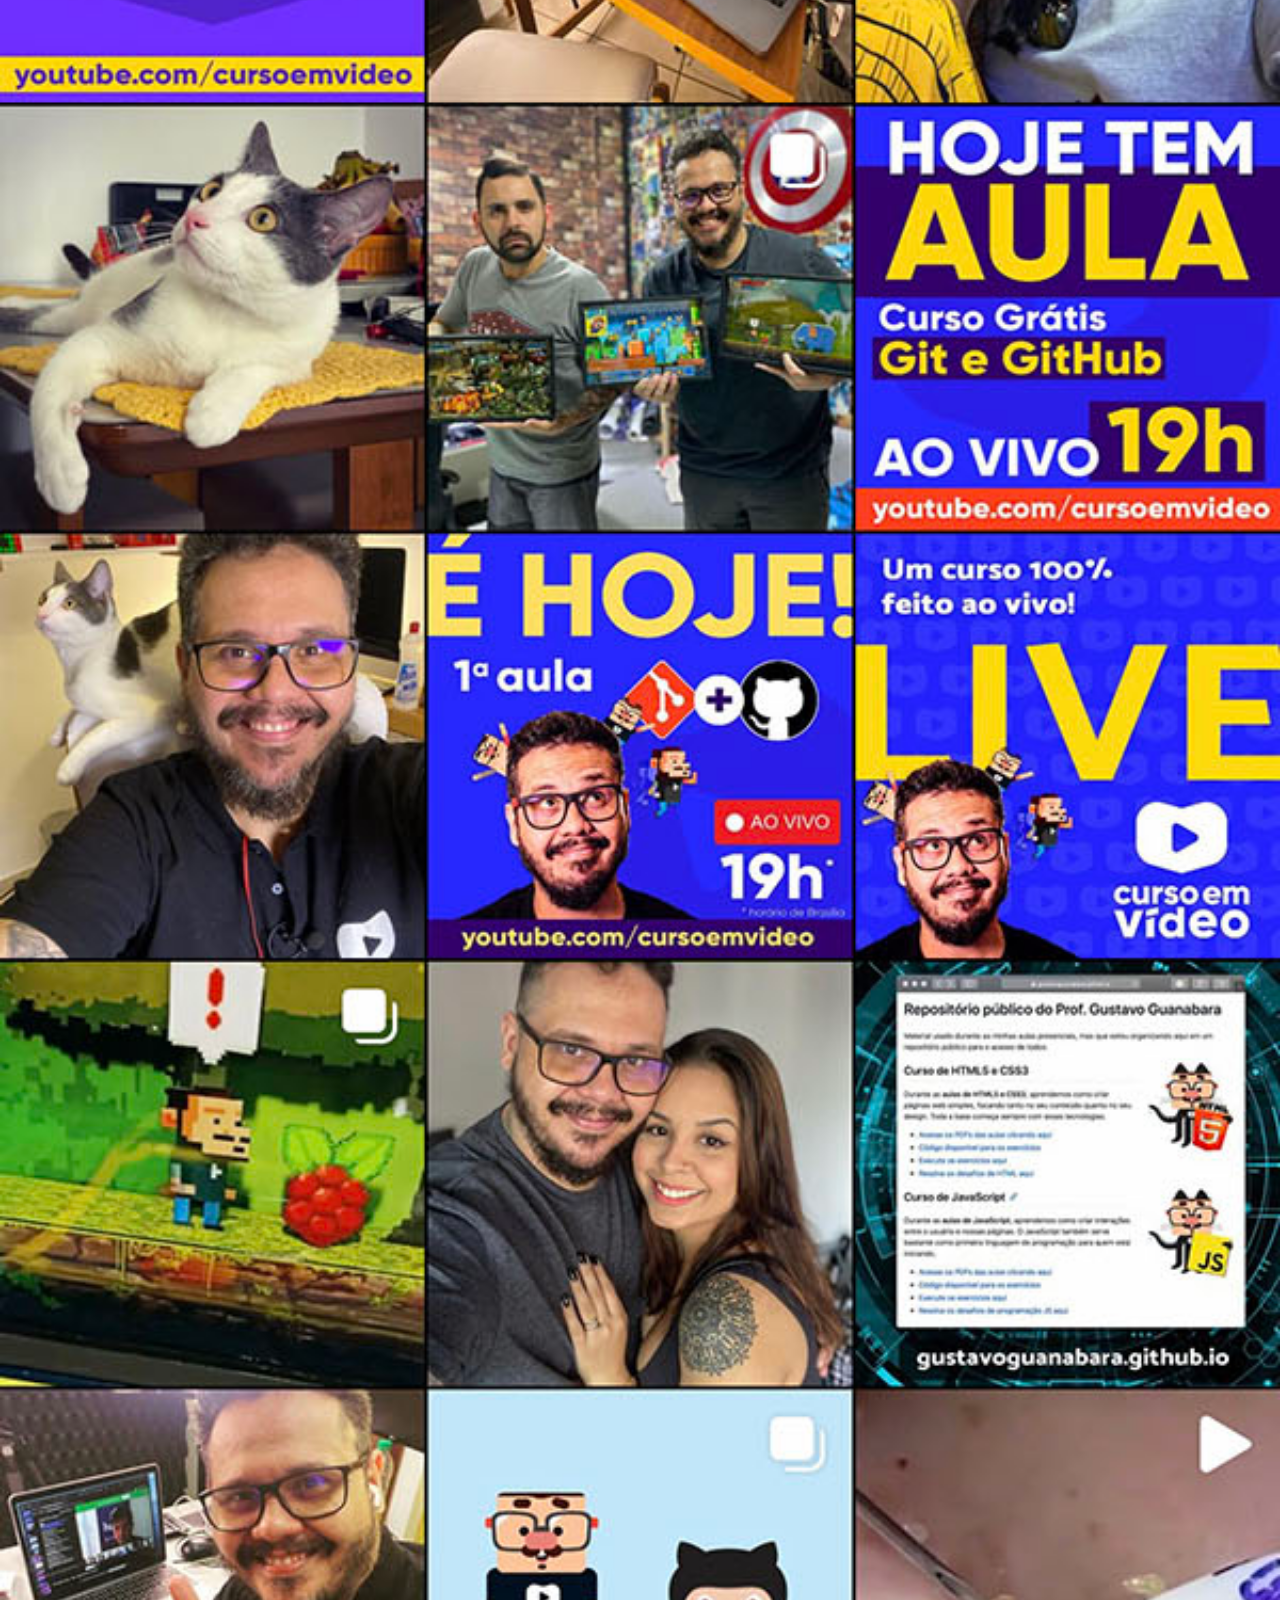
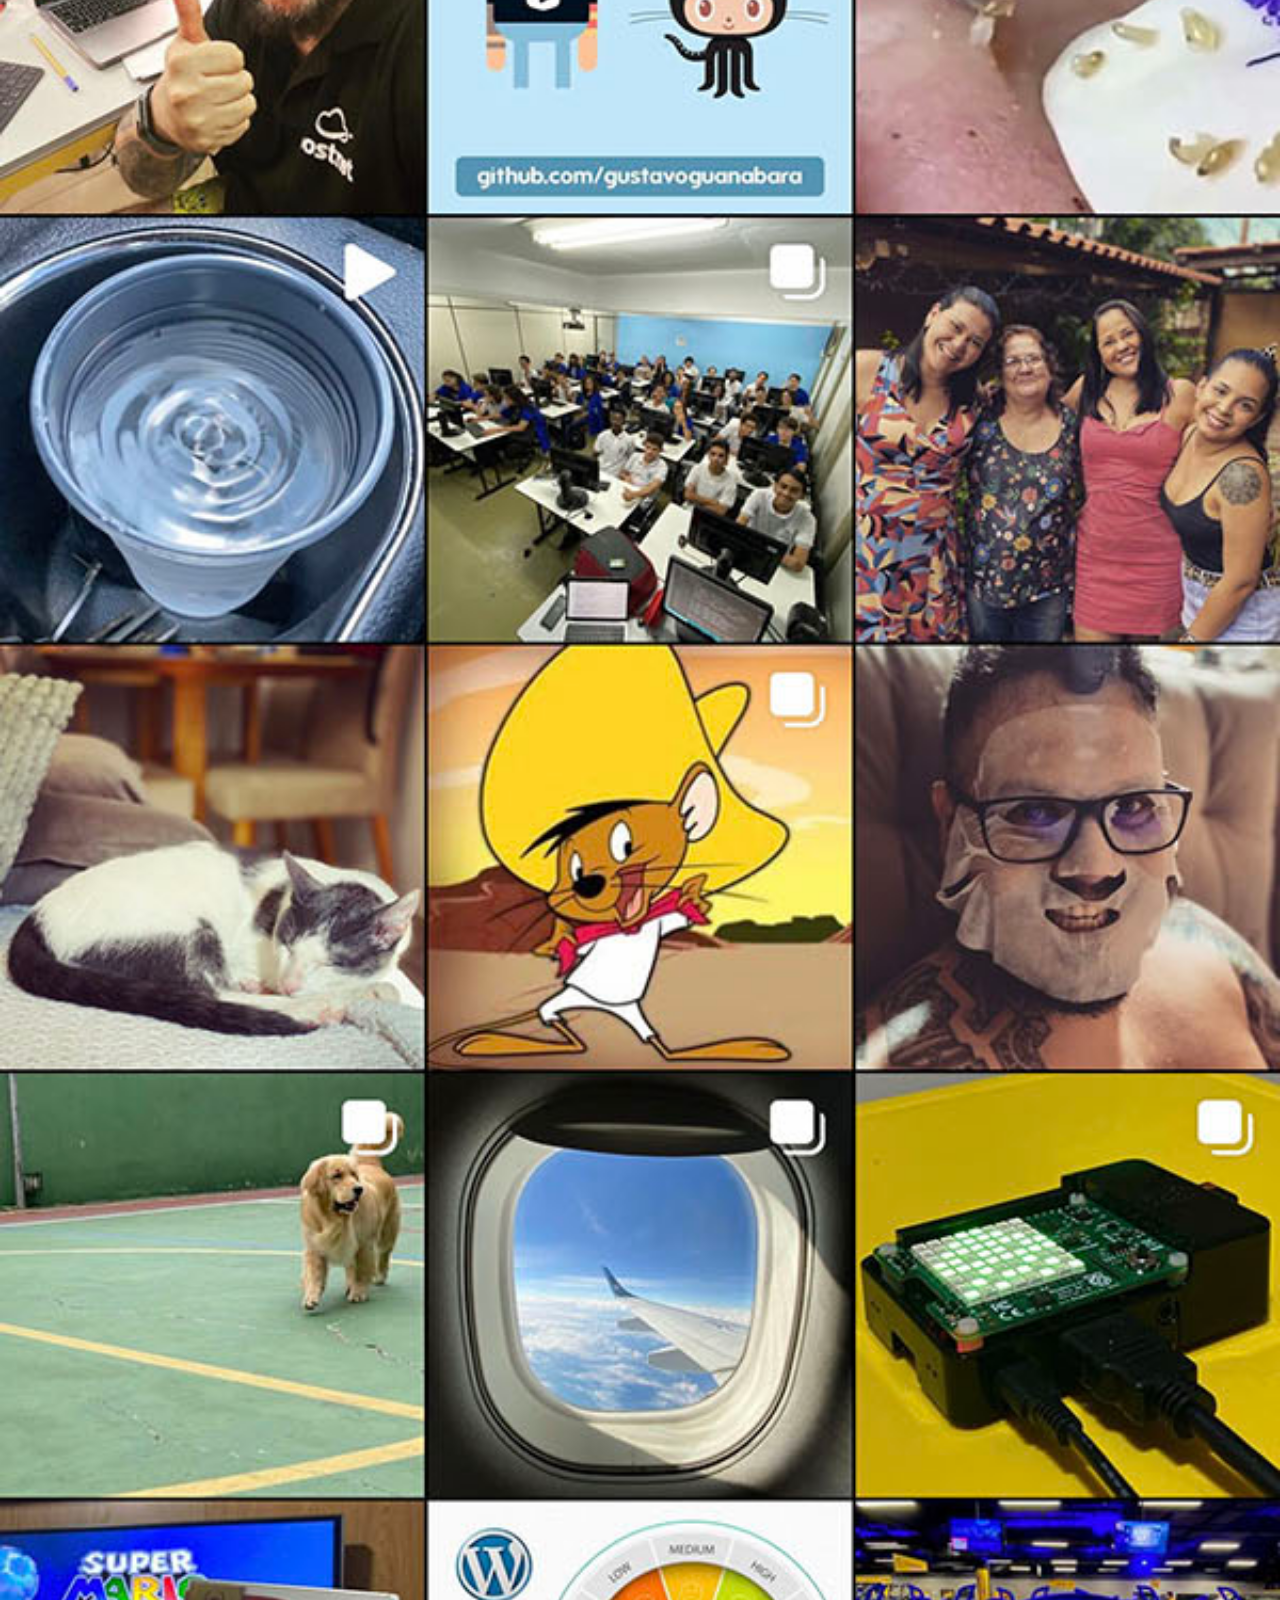
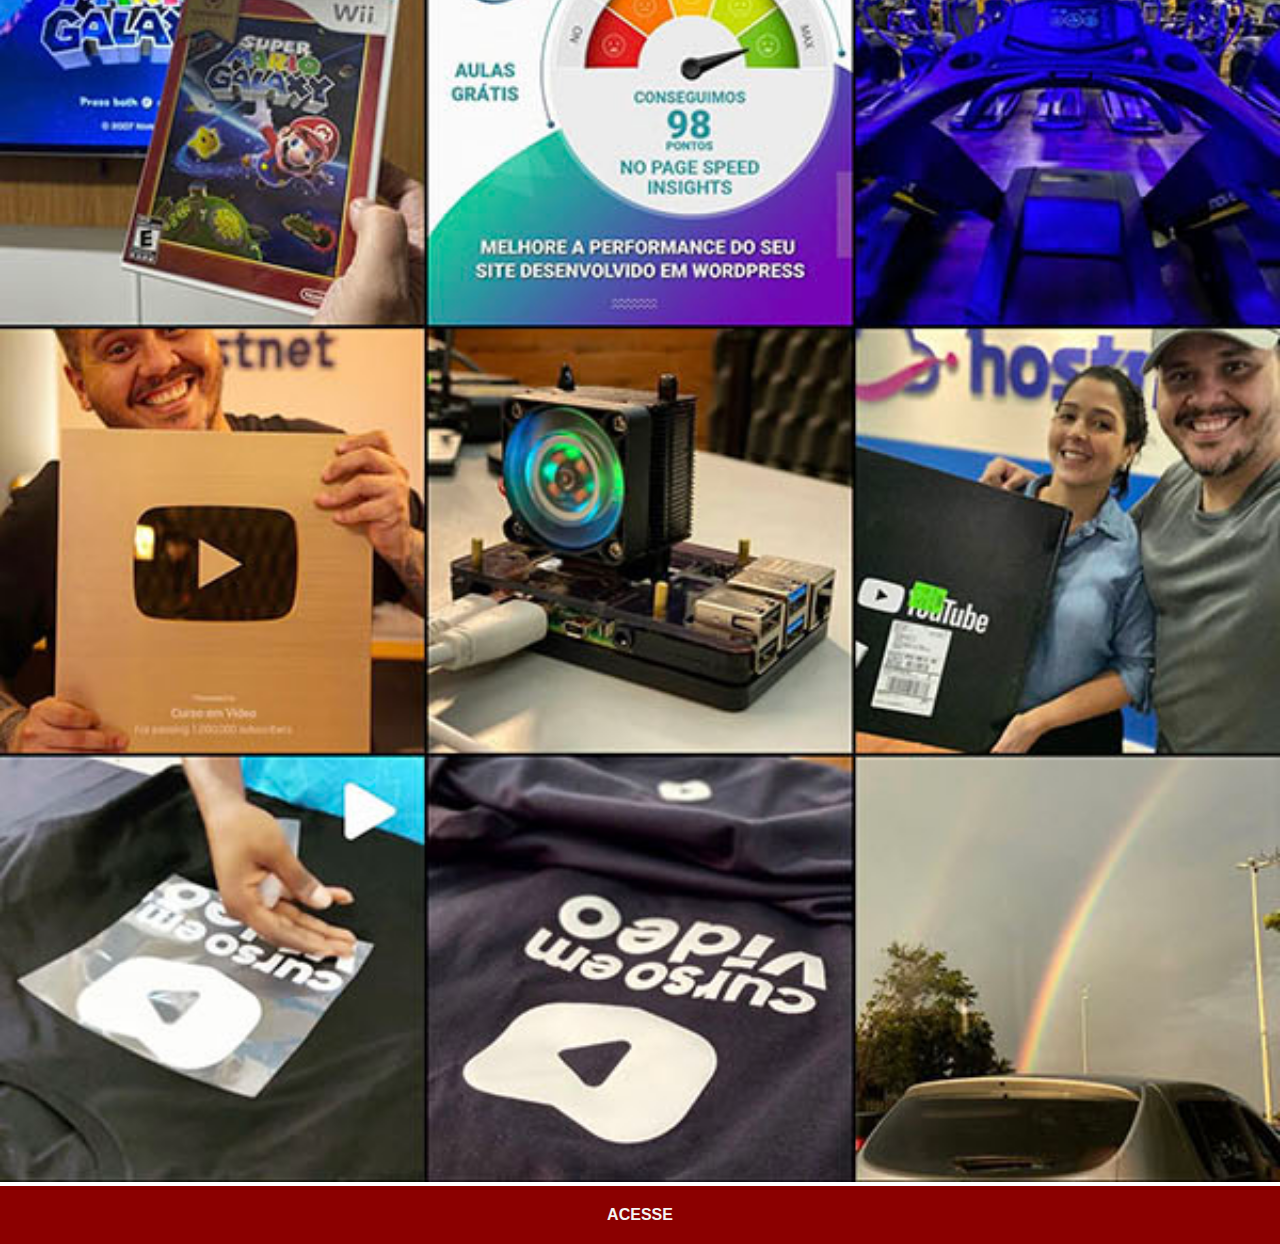
<file: instagram.html>
<!DOCTYPE html>
<html lang="pt-br">
<head>
    <meta charset="UTF-8">
    <meta http-equiv="X-UA-Compatible" content="IE=edge">
    <meta name="viewport" content="width=device-width, initial-scale=1.0">
    <title>Instagram</title>
    <link rel="stylesheet" href="style/social.css">
</head>
<body>
    <img src="imagens/tela-instagram.jpg" alt="Youtube">
    <a href="https://instagram.com/cursoemvideo" target="_blank">ACESSE</a>
</body>
</html>
</file>
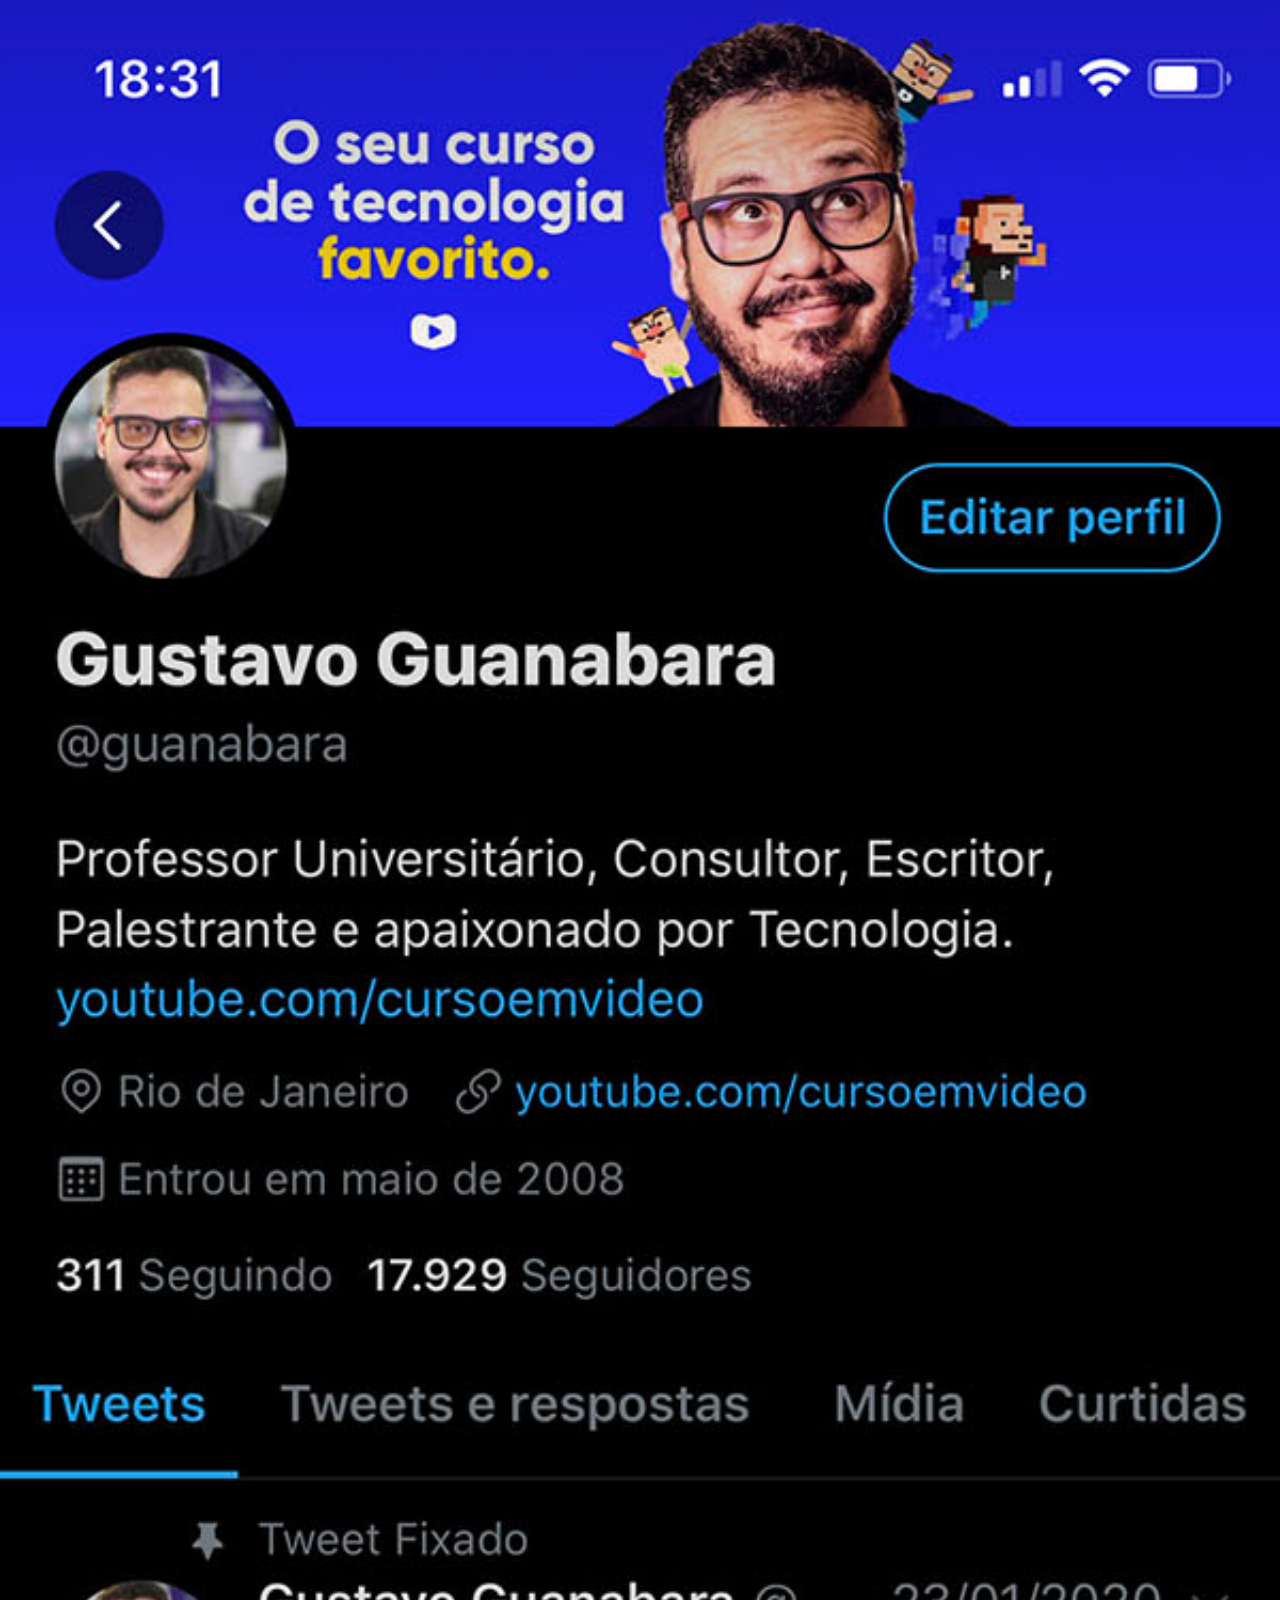
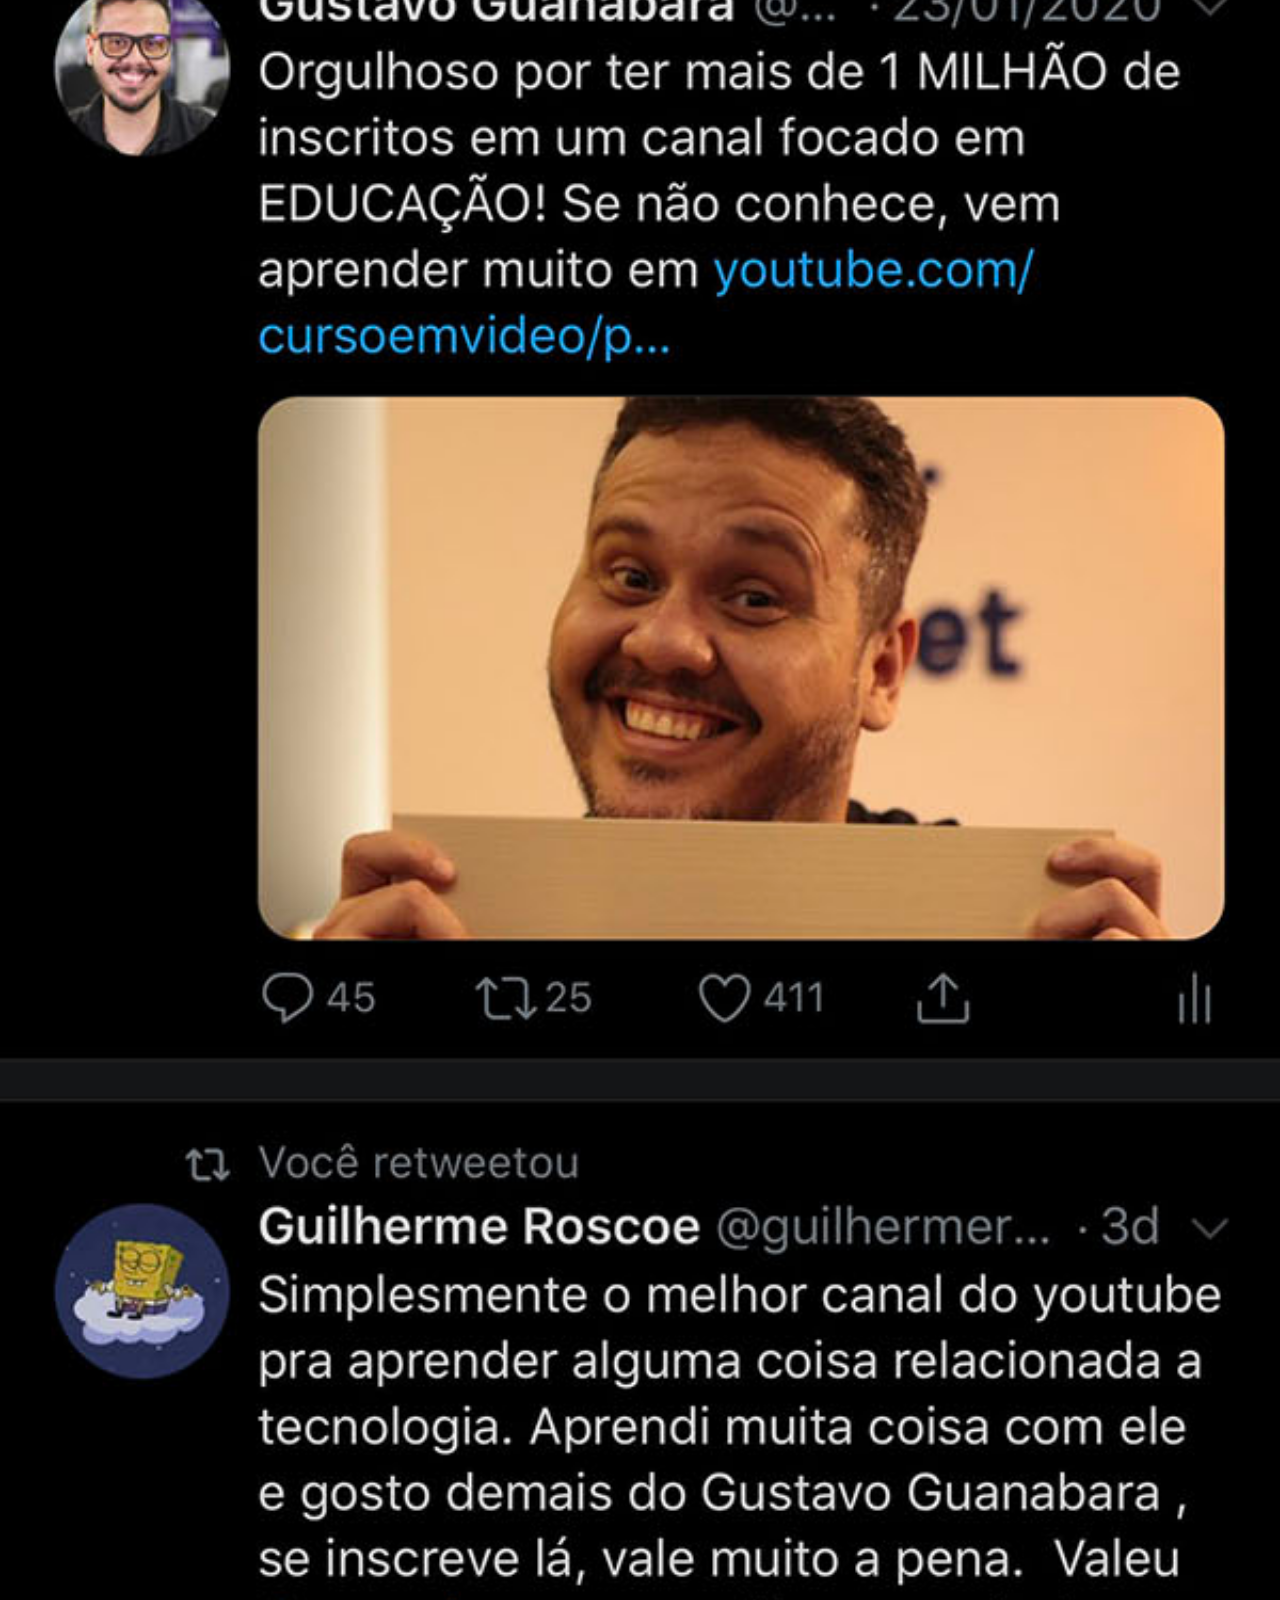
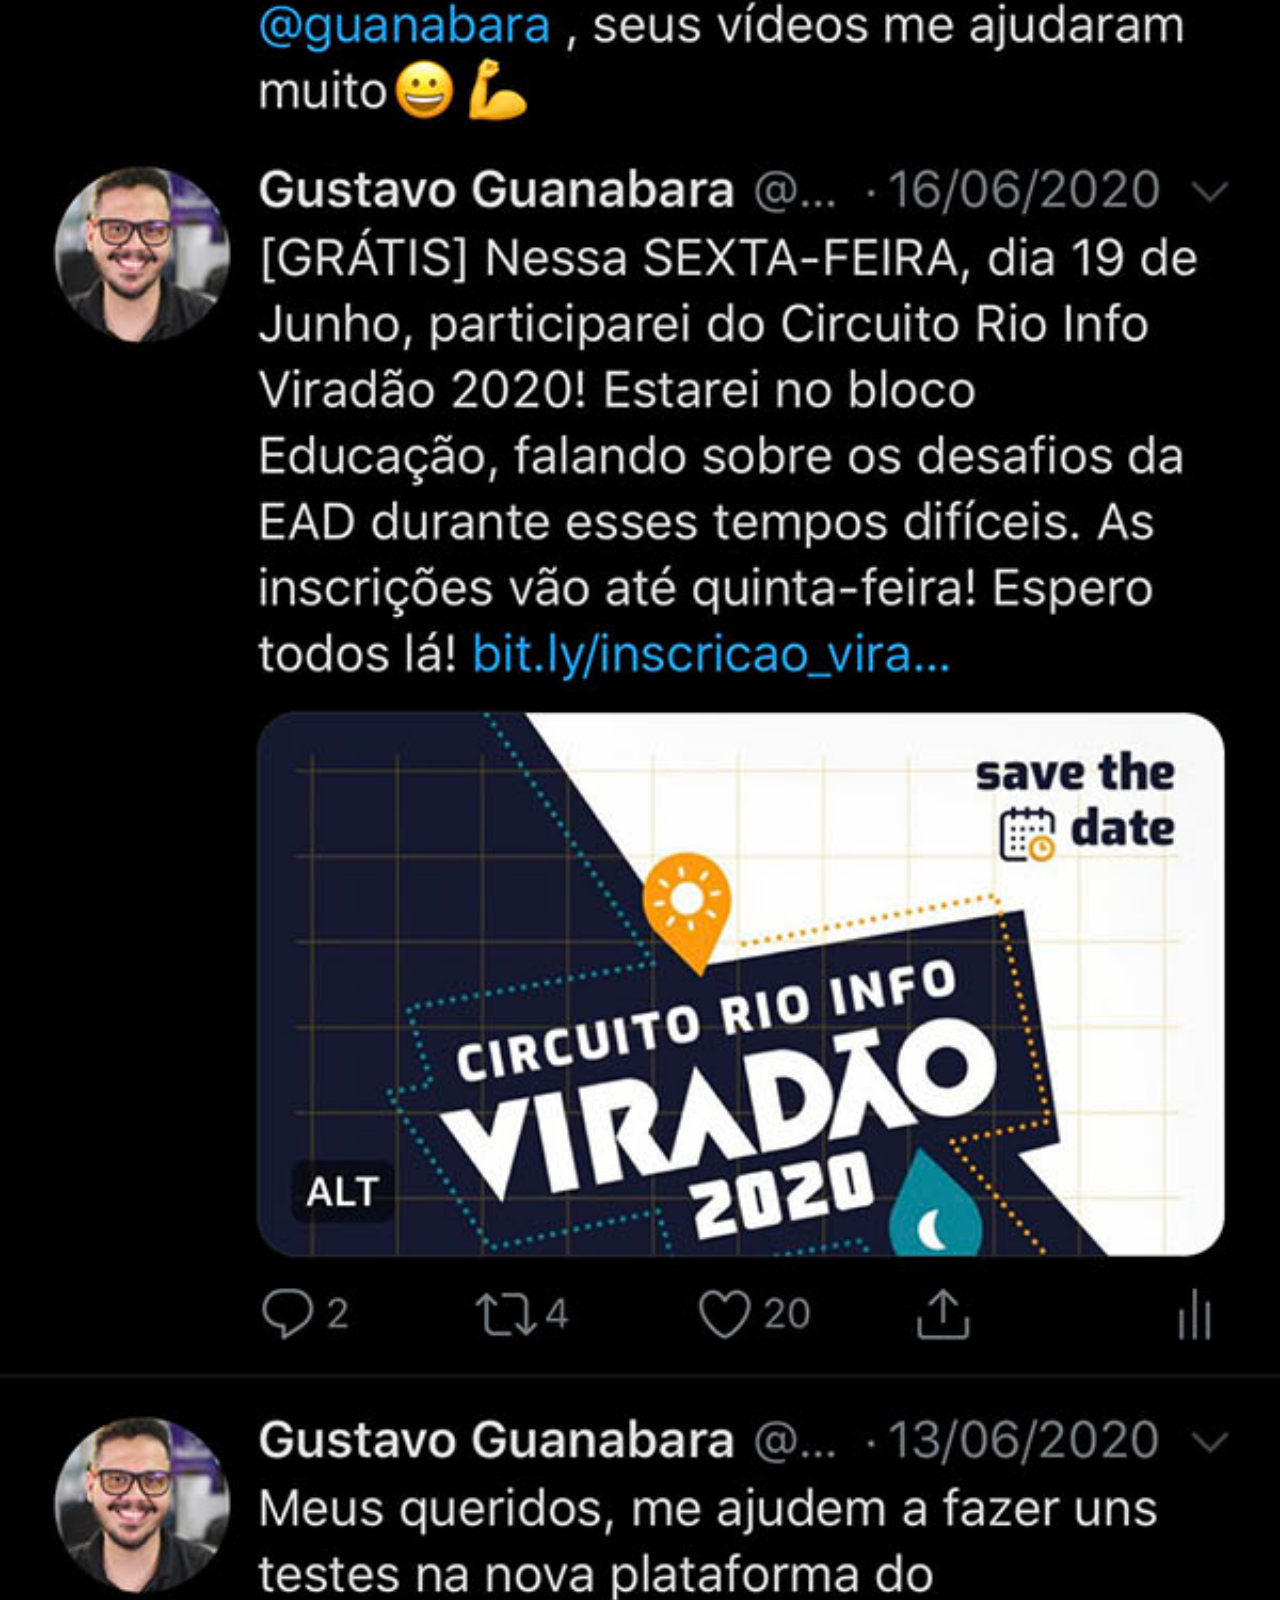
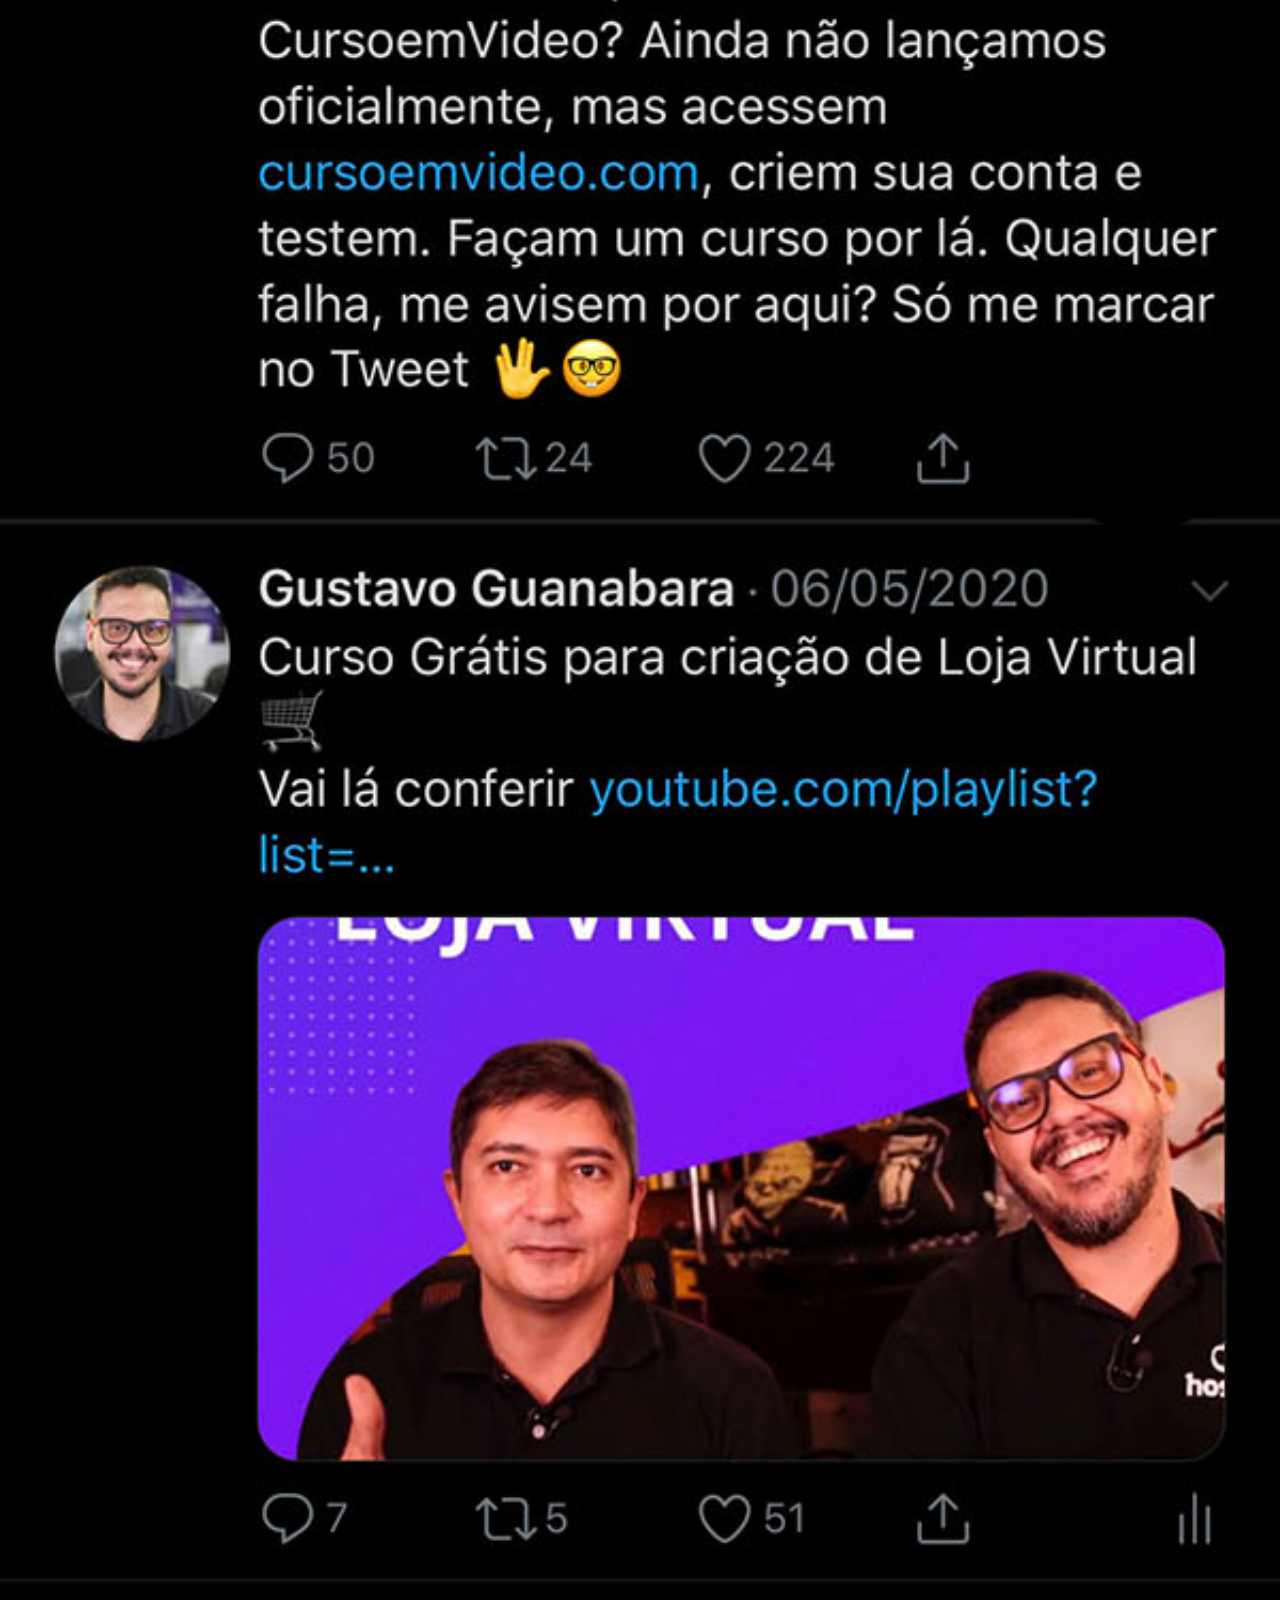
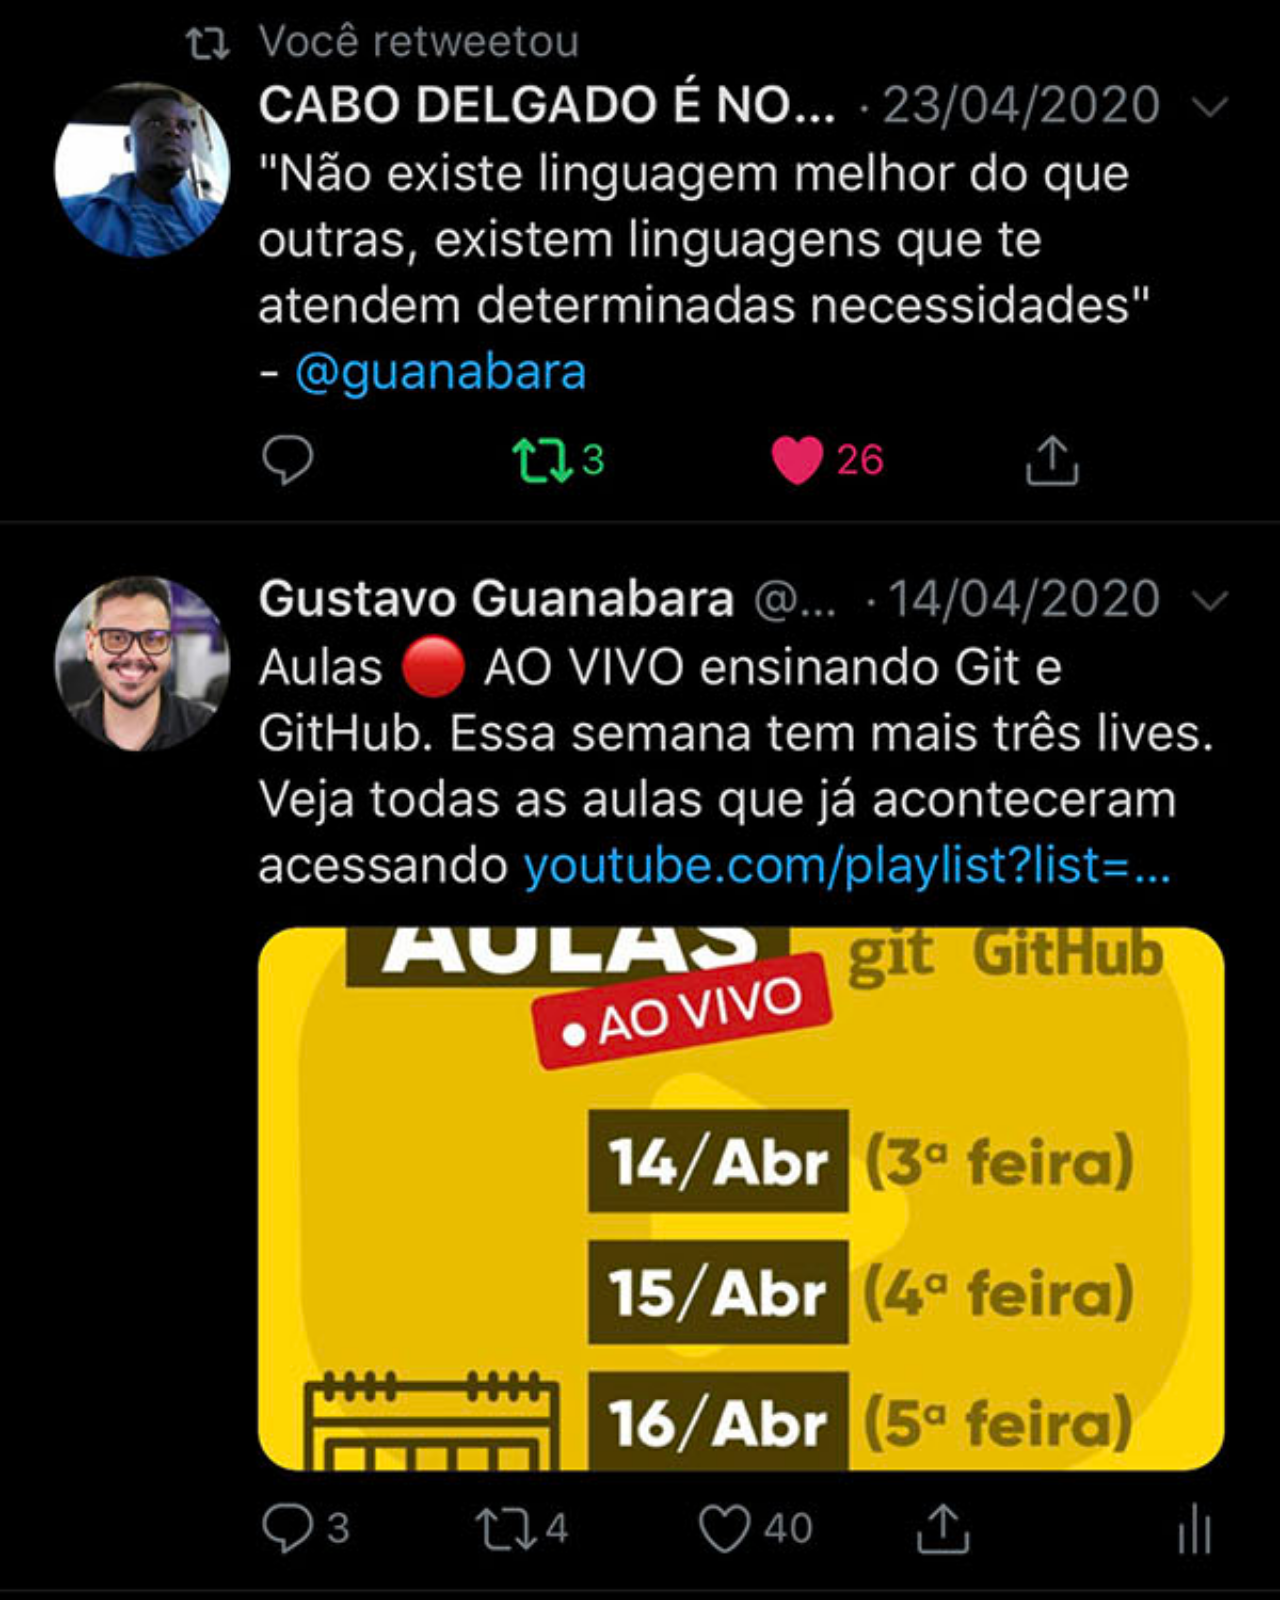
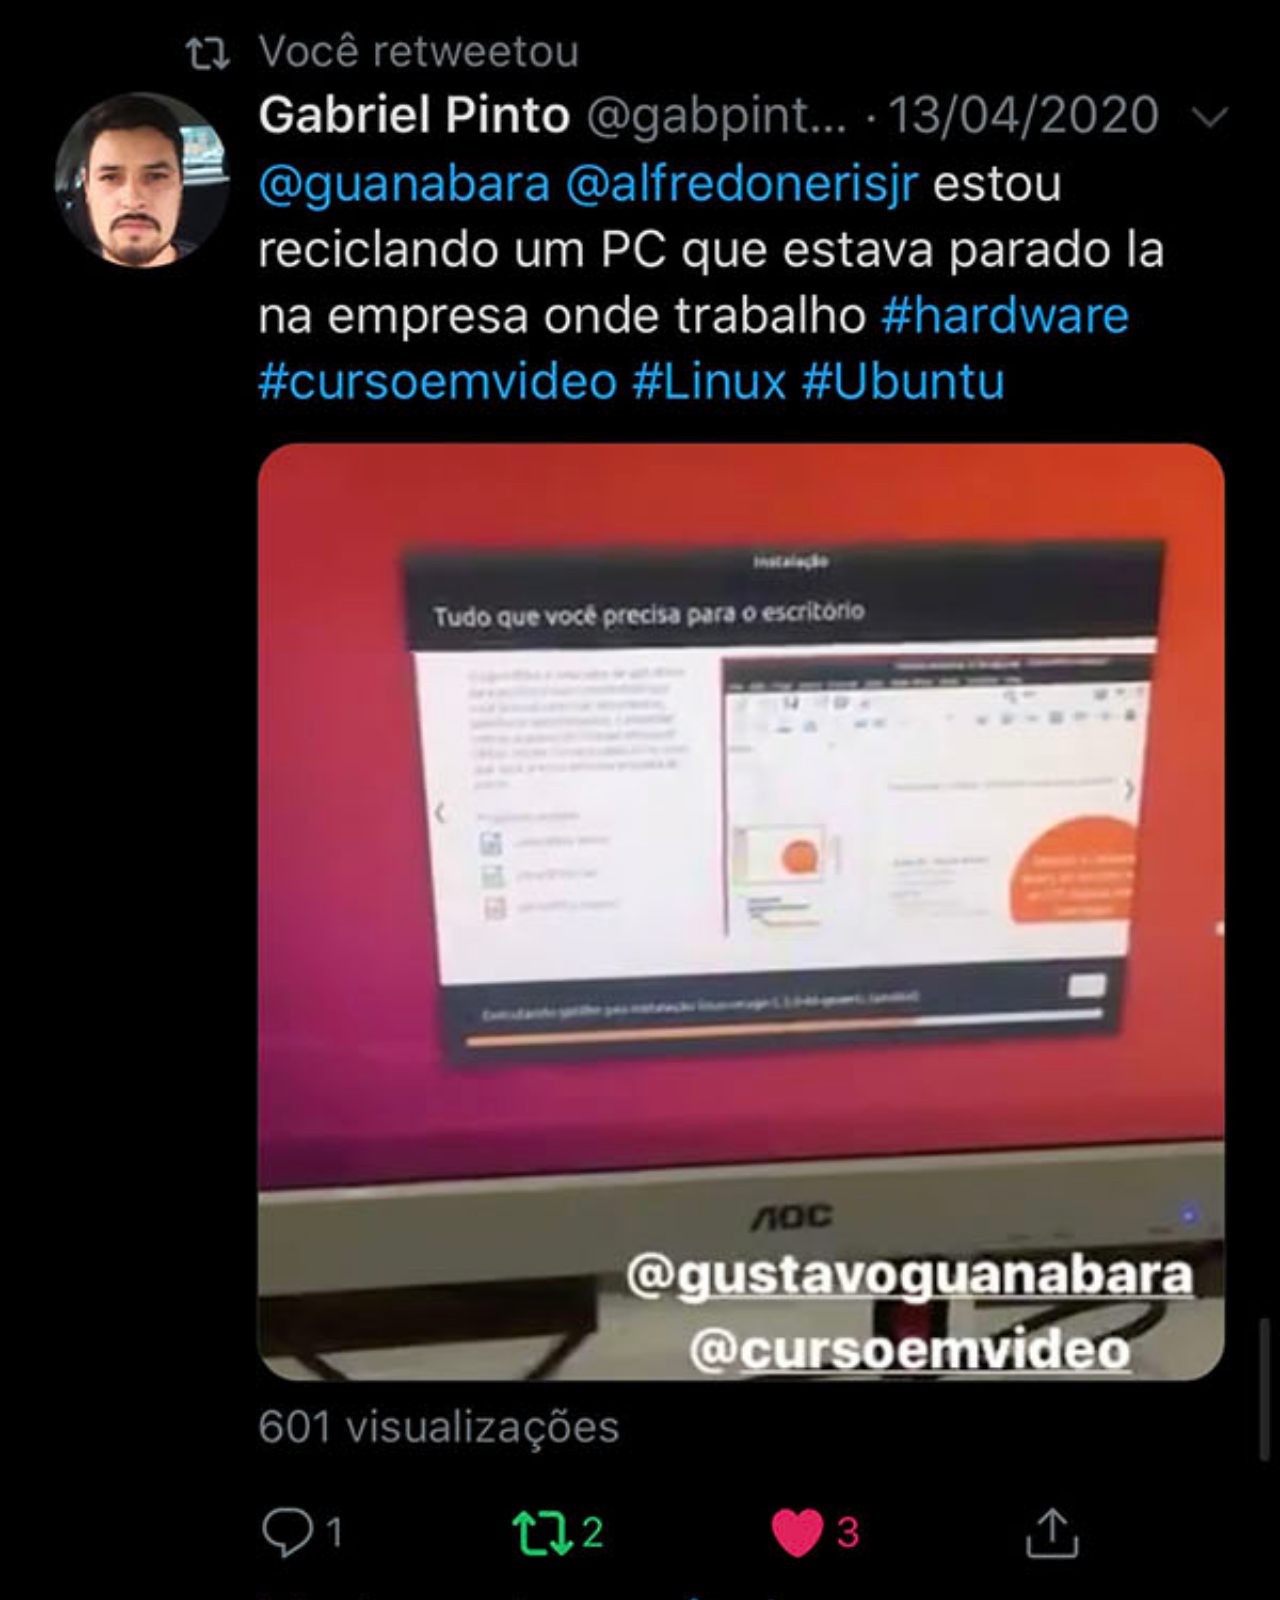
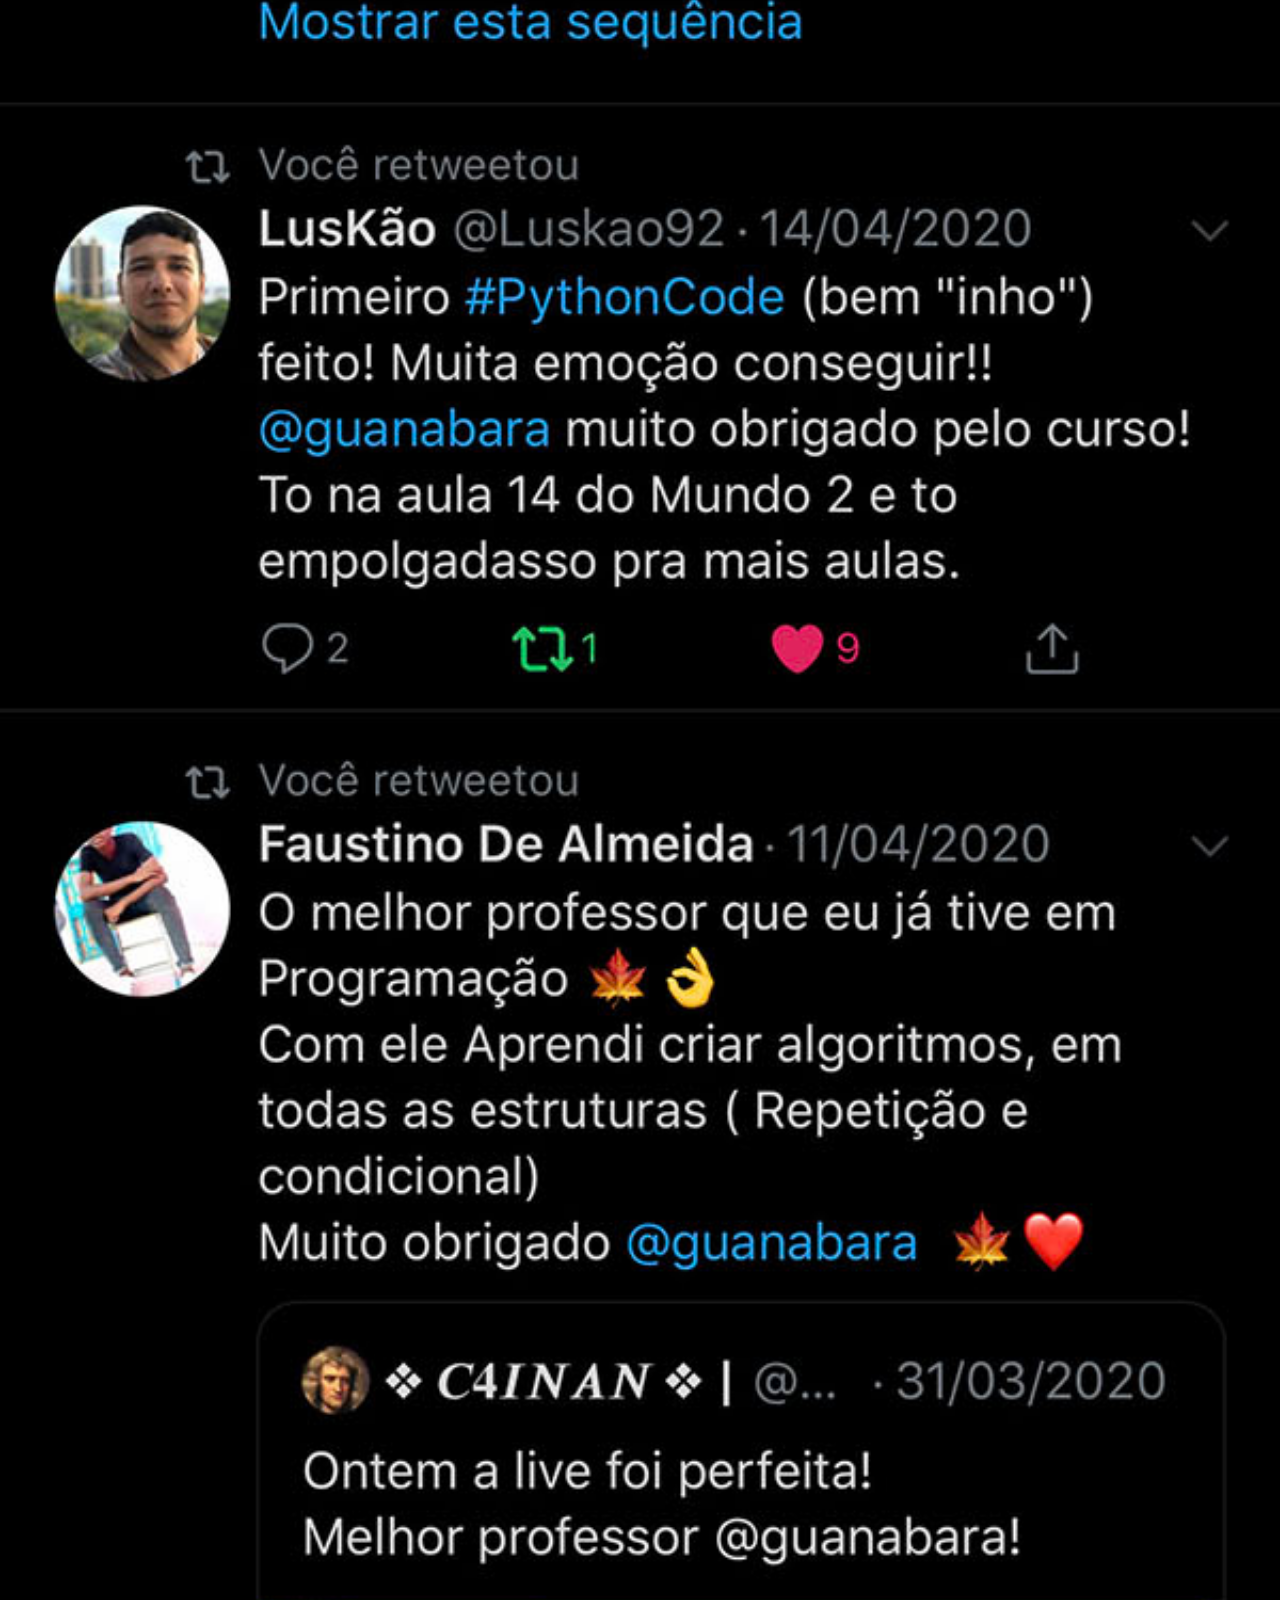
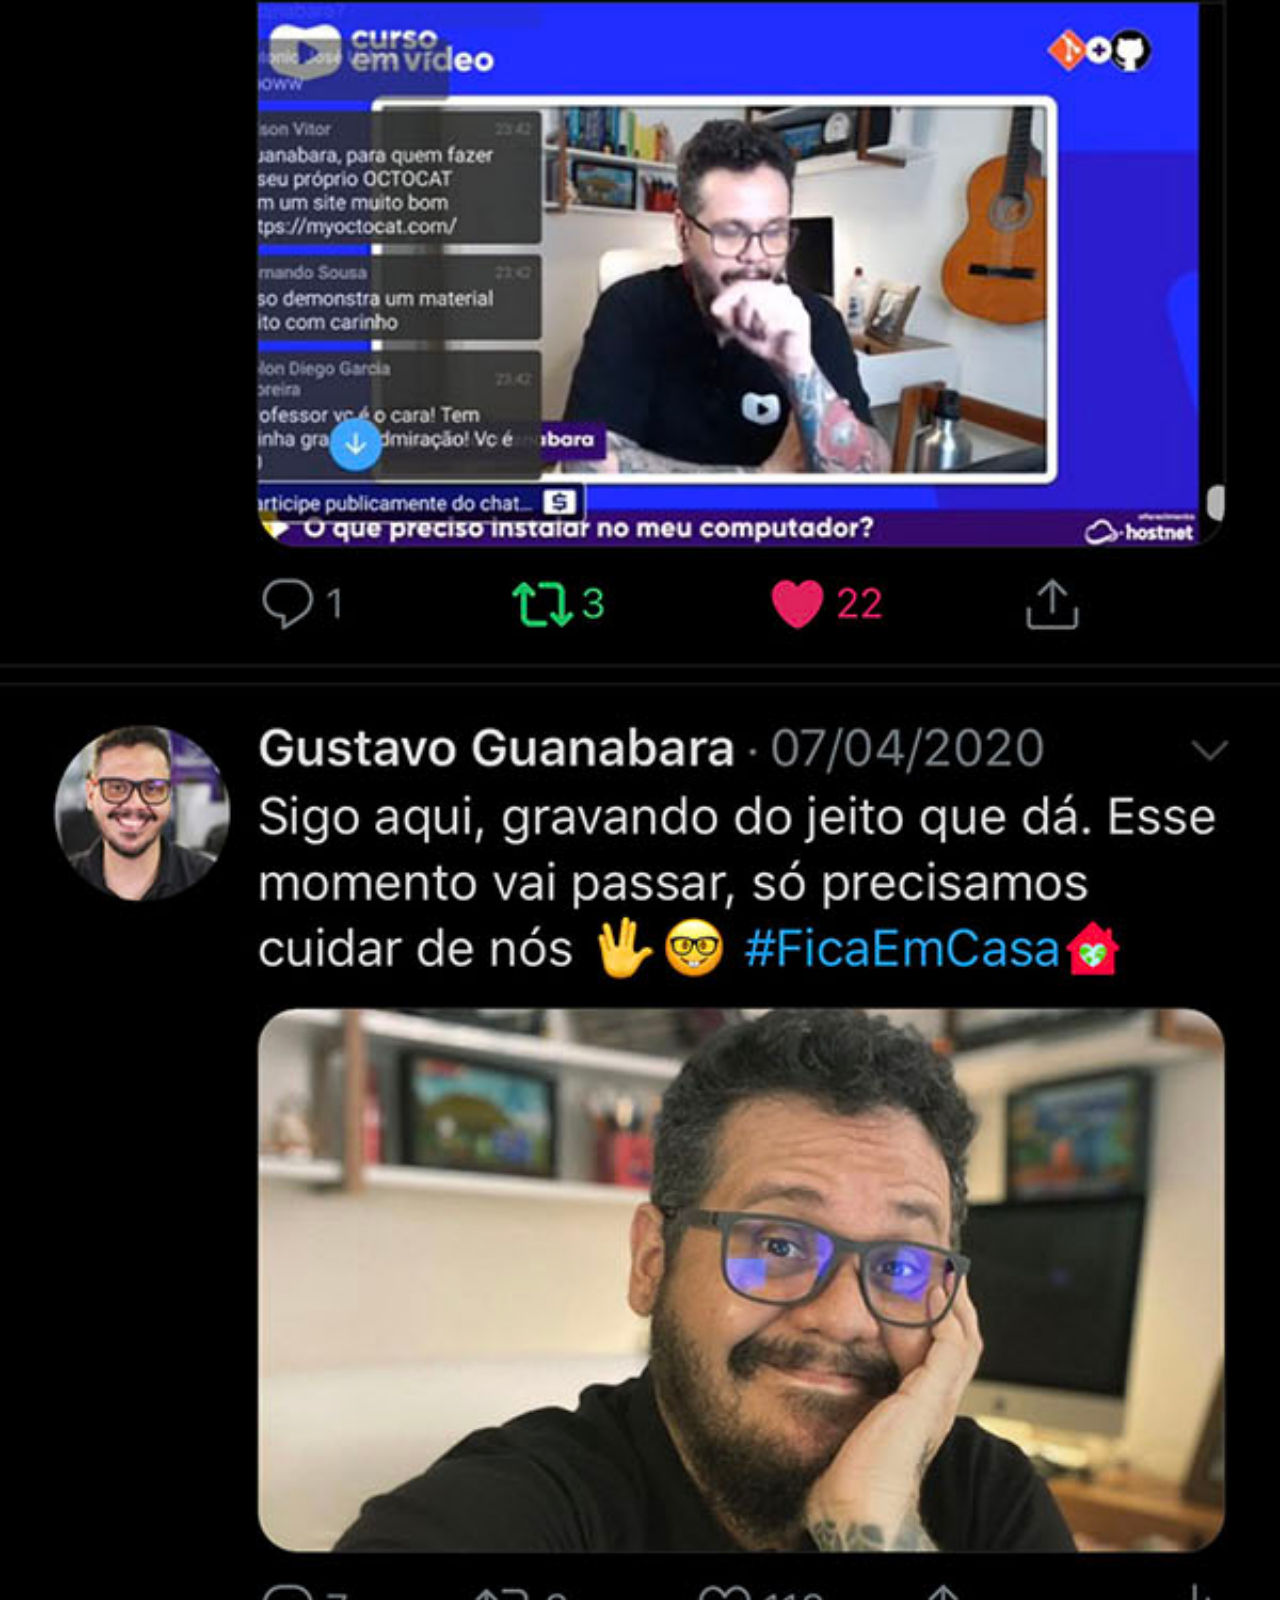
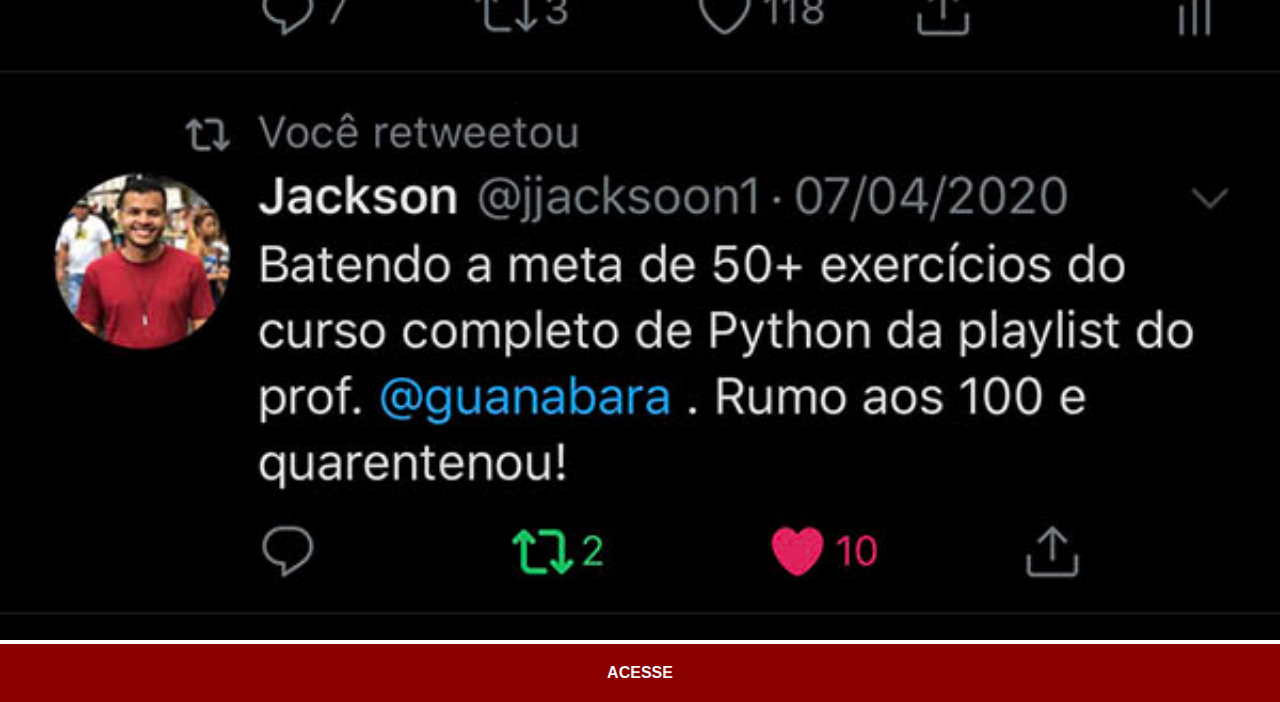
<file: twitter.html>
<!DOCTYPE html>
<html lang="pt-br">
<head>
    <meta charset="UTF-8">
    <meta http-equiv="X-UA-Compatible" content="IE=edge">
    <meta name="viewport" content="width=device-width, initial-scale=1.0">
    <title>Twitter</title>
    <link rel="stylesheet" href="style/social.css">
</head>
<body>
    <img src="imagens/tela-twitter.jpg" alt="Youtube">
    <a href="https://twitter.com/guanabara" target="_blank">ACESSE</a>
</body>
</html>
</file>
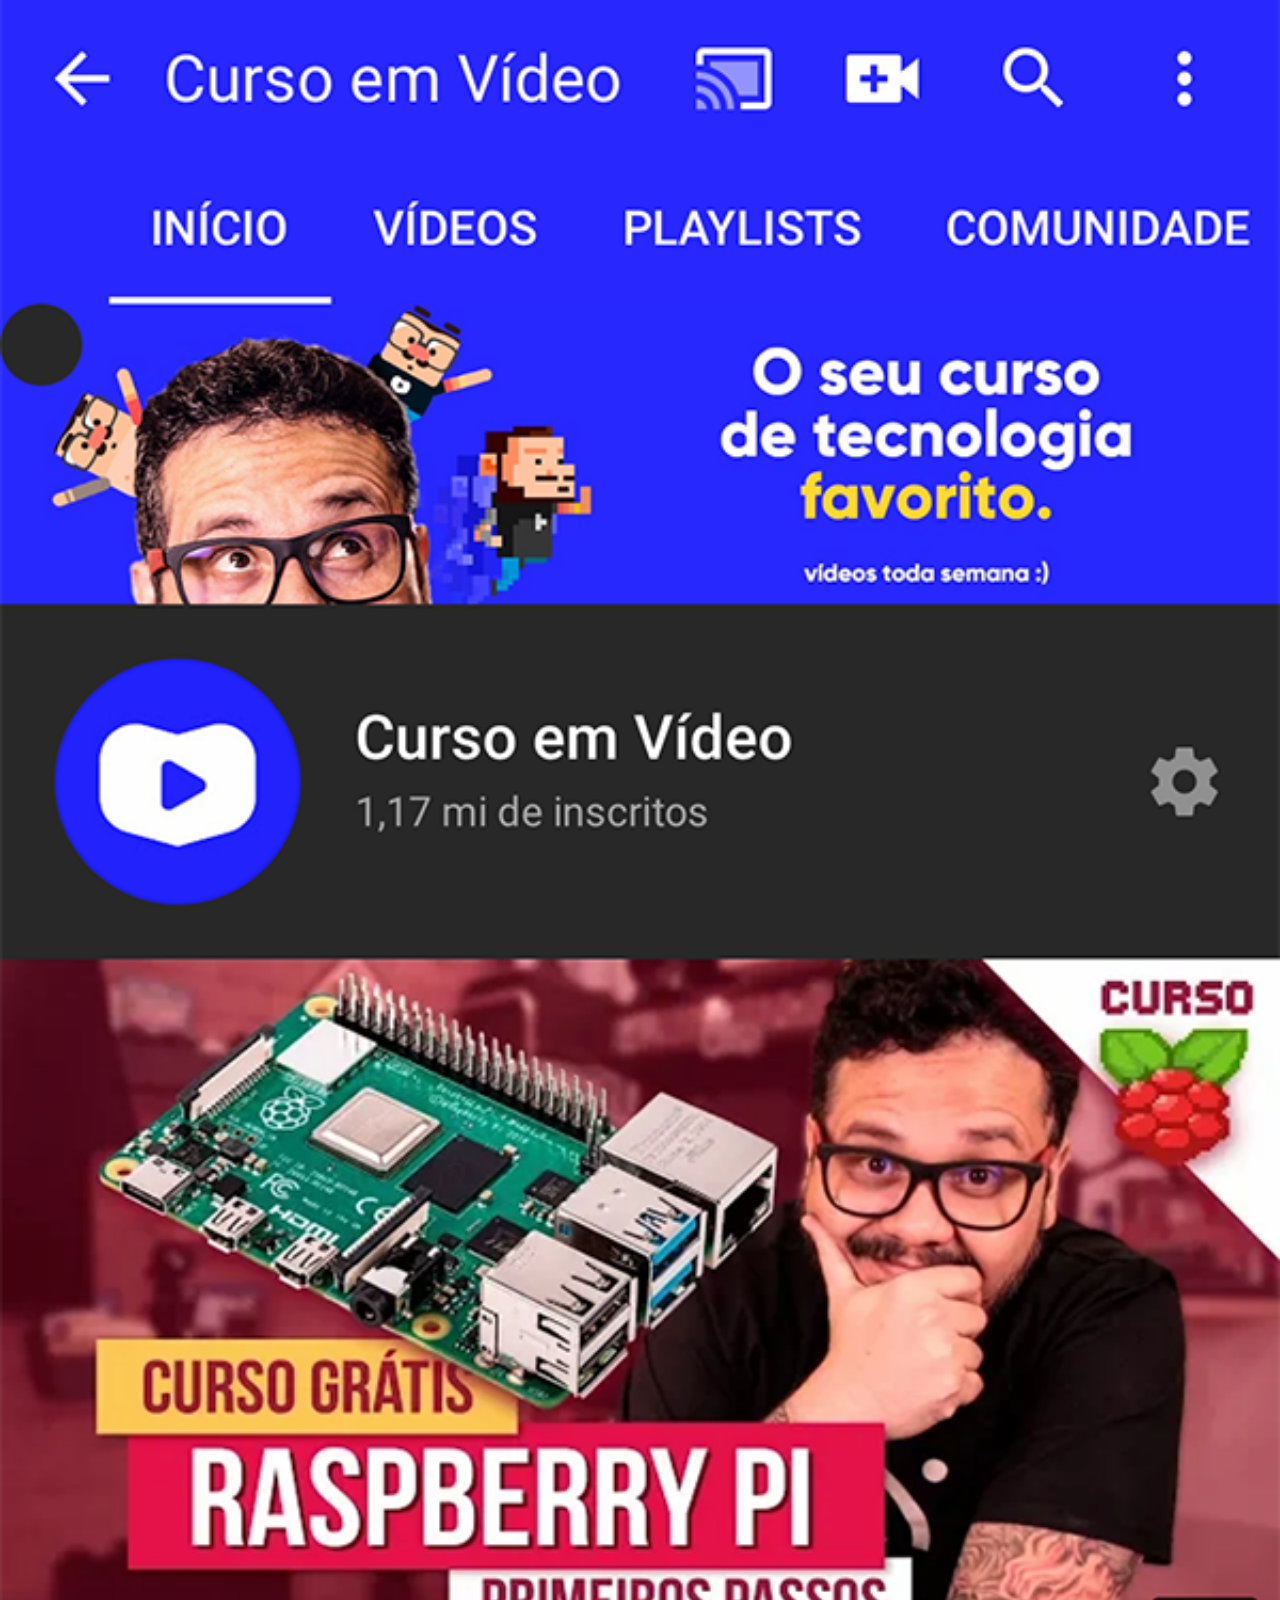
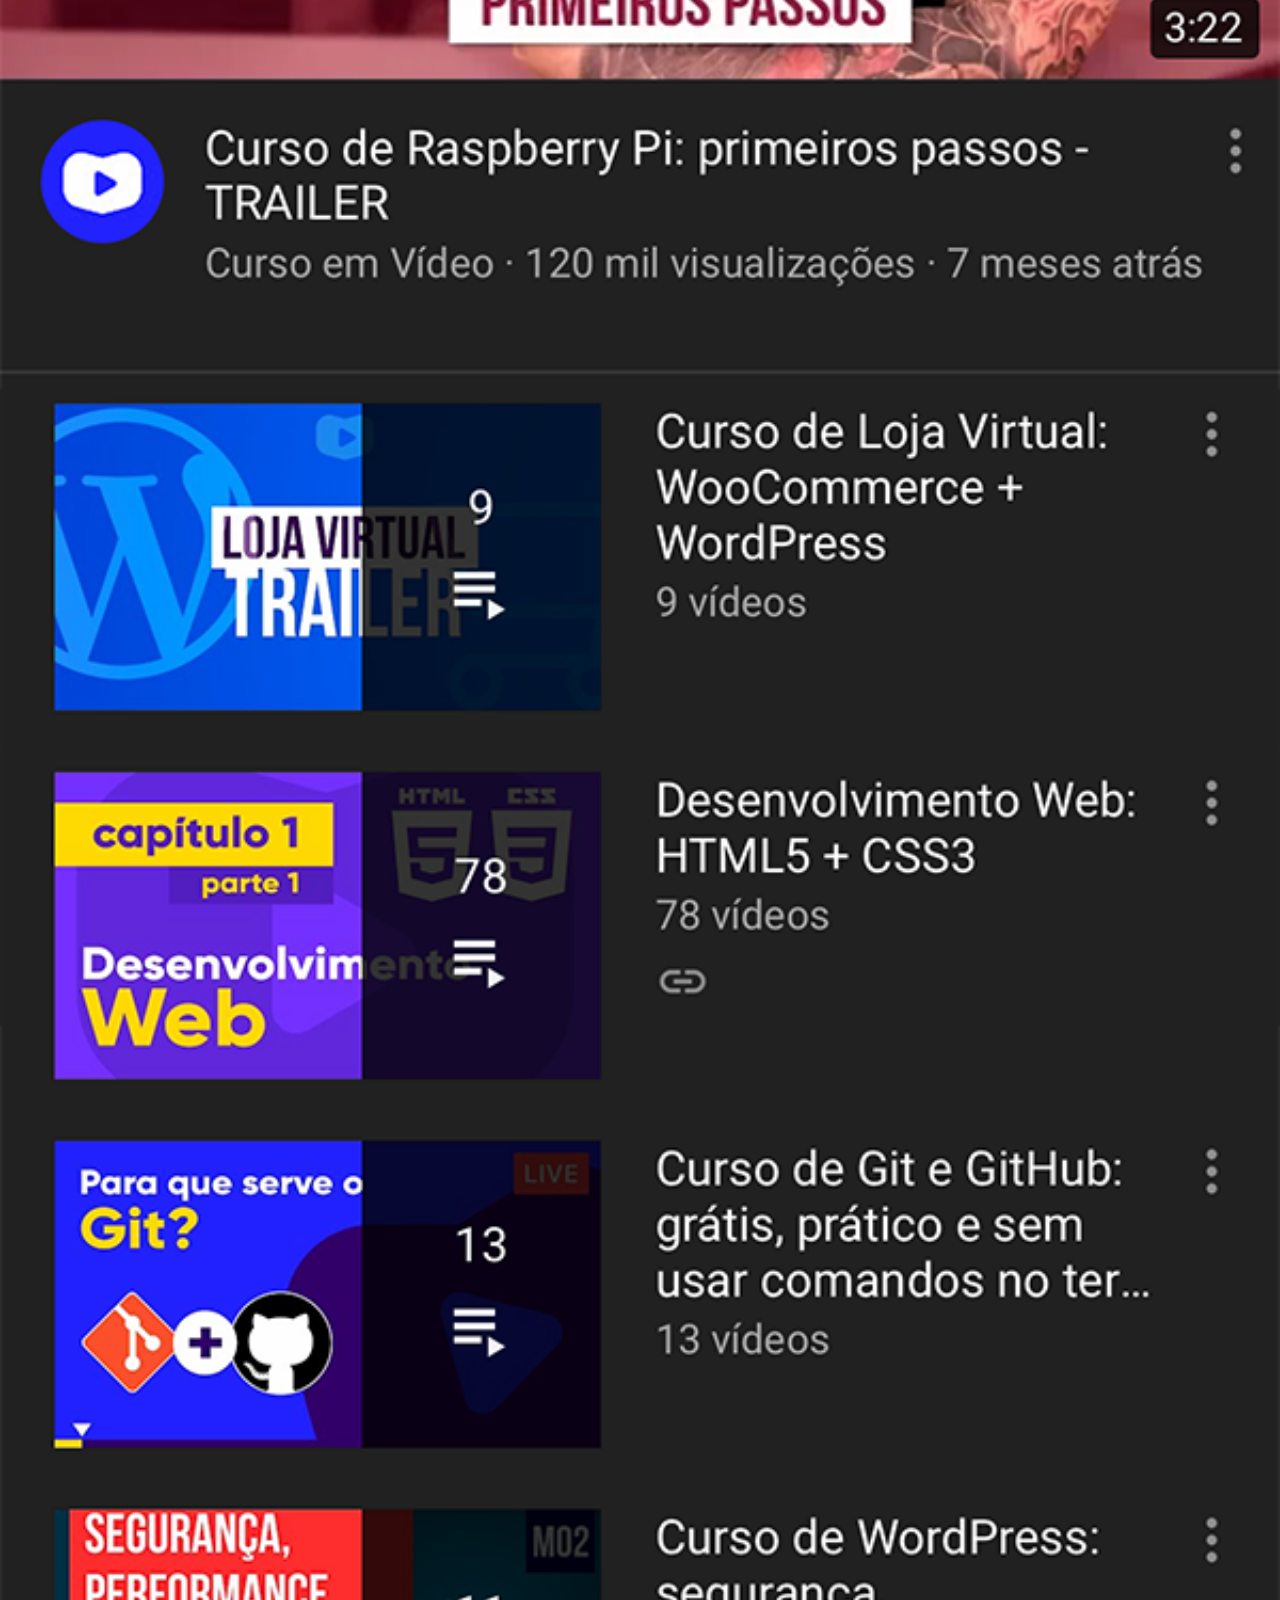
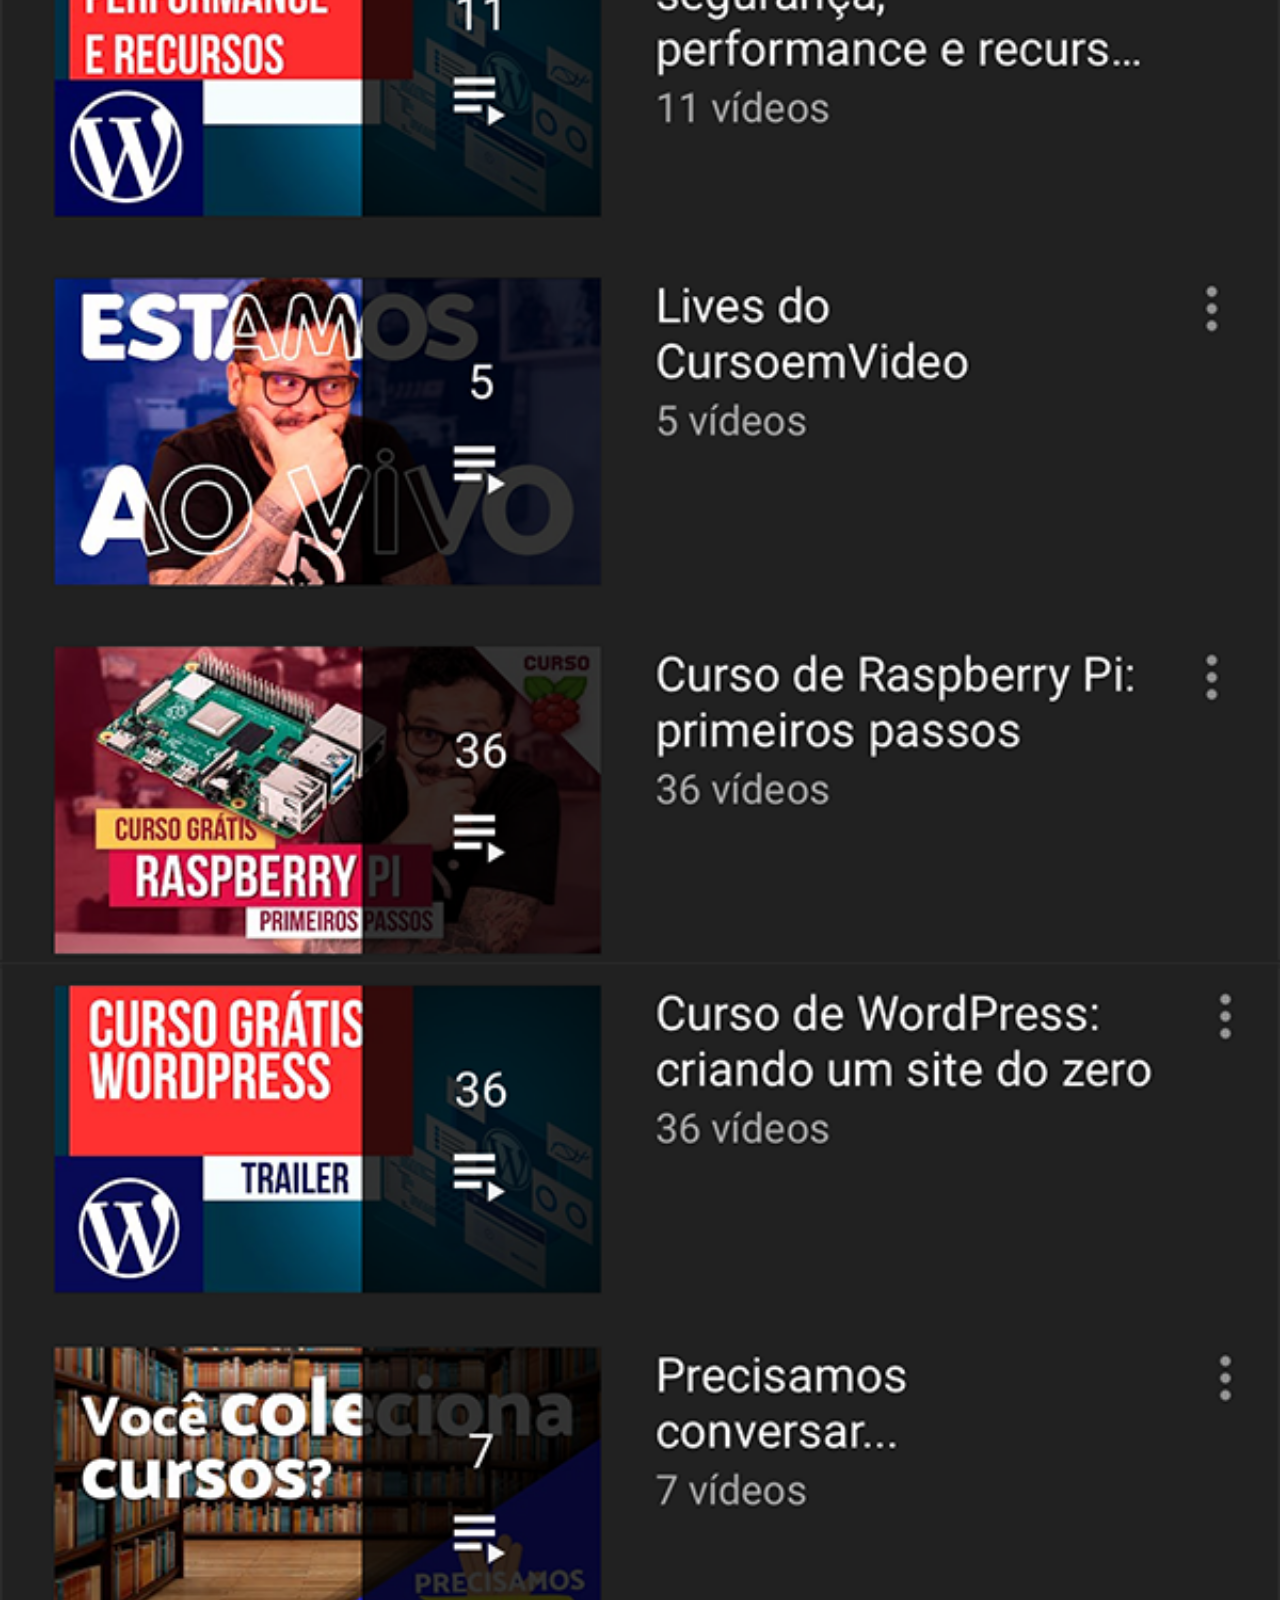
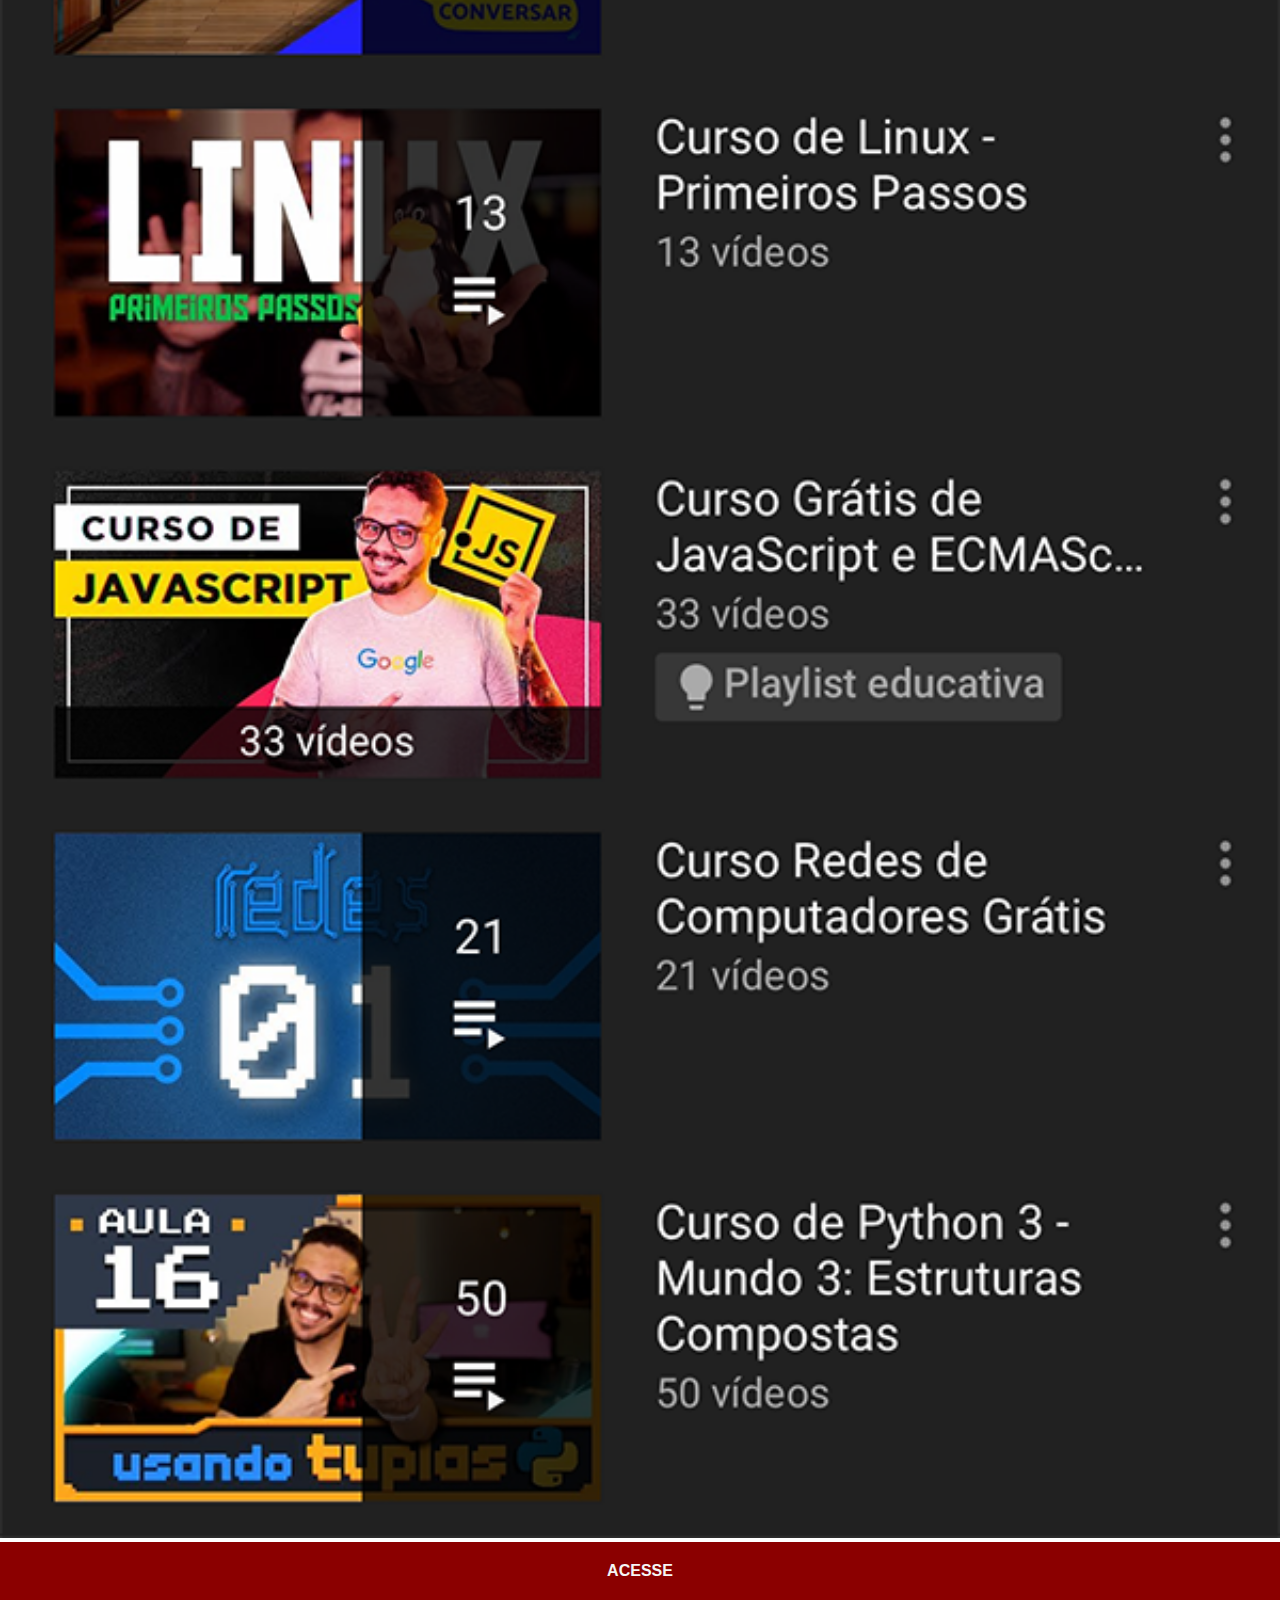
<file: youtube.html>
<!DOCTYPE html>
<html lang="pt-br">
<head>
    <meta charset="UTF-8">
    <meta http-equiv="X-UA-Compatible" content="IE=edge">
    <meta name="viewport" content="width=device-width, initial-scale=1.0">
    <title>Youtube</title>
    <link rel="stylesheet" href="style/social.css">
</head>
<body>
    <img src="imagens/tela-youtube.png" alt="Youtube">
    <a href="https://www.youtube.com/@CursoemVideo" target="_blank">ACESSE</a>
</body>
</html>
</file>
<file: style/style.css>
@charset "TUF-8";

* {
    margin: 0px;
    padding: 0px;
}

html, body {
    height: 100vh;
    width: 100vw;
    background-color: black;
}

body {
    background: url(../imagens/fundo-madeira.jpg) no-repeat top center;
    background-size: cover;
    background-attachment: fixed;
}

main {
    position: relative;
    height: 100vh;
}

#phone {
    position: absolute;
    top: 50%;
    left: 50%;
    transform: translate(-50%, -50%);
    background: url(../imagens/frame-iphone.png) no-repeat;

    height: 627px;
    width: 311px;
}

#tela {
    position: relative;
    top: 80px;
    left: 22px;
    width: 268px;
    height: 472px;
}

#social {
    text-align: right;
}

#social img {
    width: 50px;
    margin: 10px;
    border-radius: 50%;
    box-shadow: 2px 2px 5px rgba(0, 0, 0, 0.400);
    box-sizing: border-box;
}

#social img:hover {
    border: 2px solid rgba(255, 255, 255, 0.600);
    transform: translate(-3px, -3px);
    box-shadow: 5px 5px 10px rgba(0, 0, 0, 0.600);
    transition: transform .3s, border .5s;
}
</file>
<file: style/social.css>
@charset "UTF-8";

* {
    margin: 0px;
    padding: 0px;
    font-family: Arial;
}

::-webkit-scrollbar {
    width: 0px;
    height: 0px;
}

img {
    width: 100vw;
}

a {
    display: block;
    background-color: darkred;
    padding: 20px;
    text-align: center;
    text-decoration: none;
    font-weight: bolder;
    color: whitesmoke;
    
}

a:hover {
    background-color: red;
    transition: 0.3s;
}
</file>
